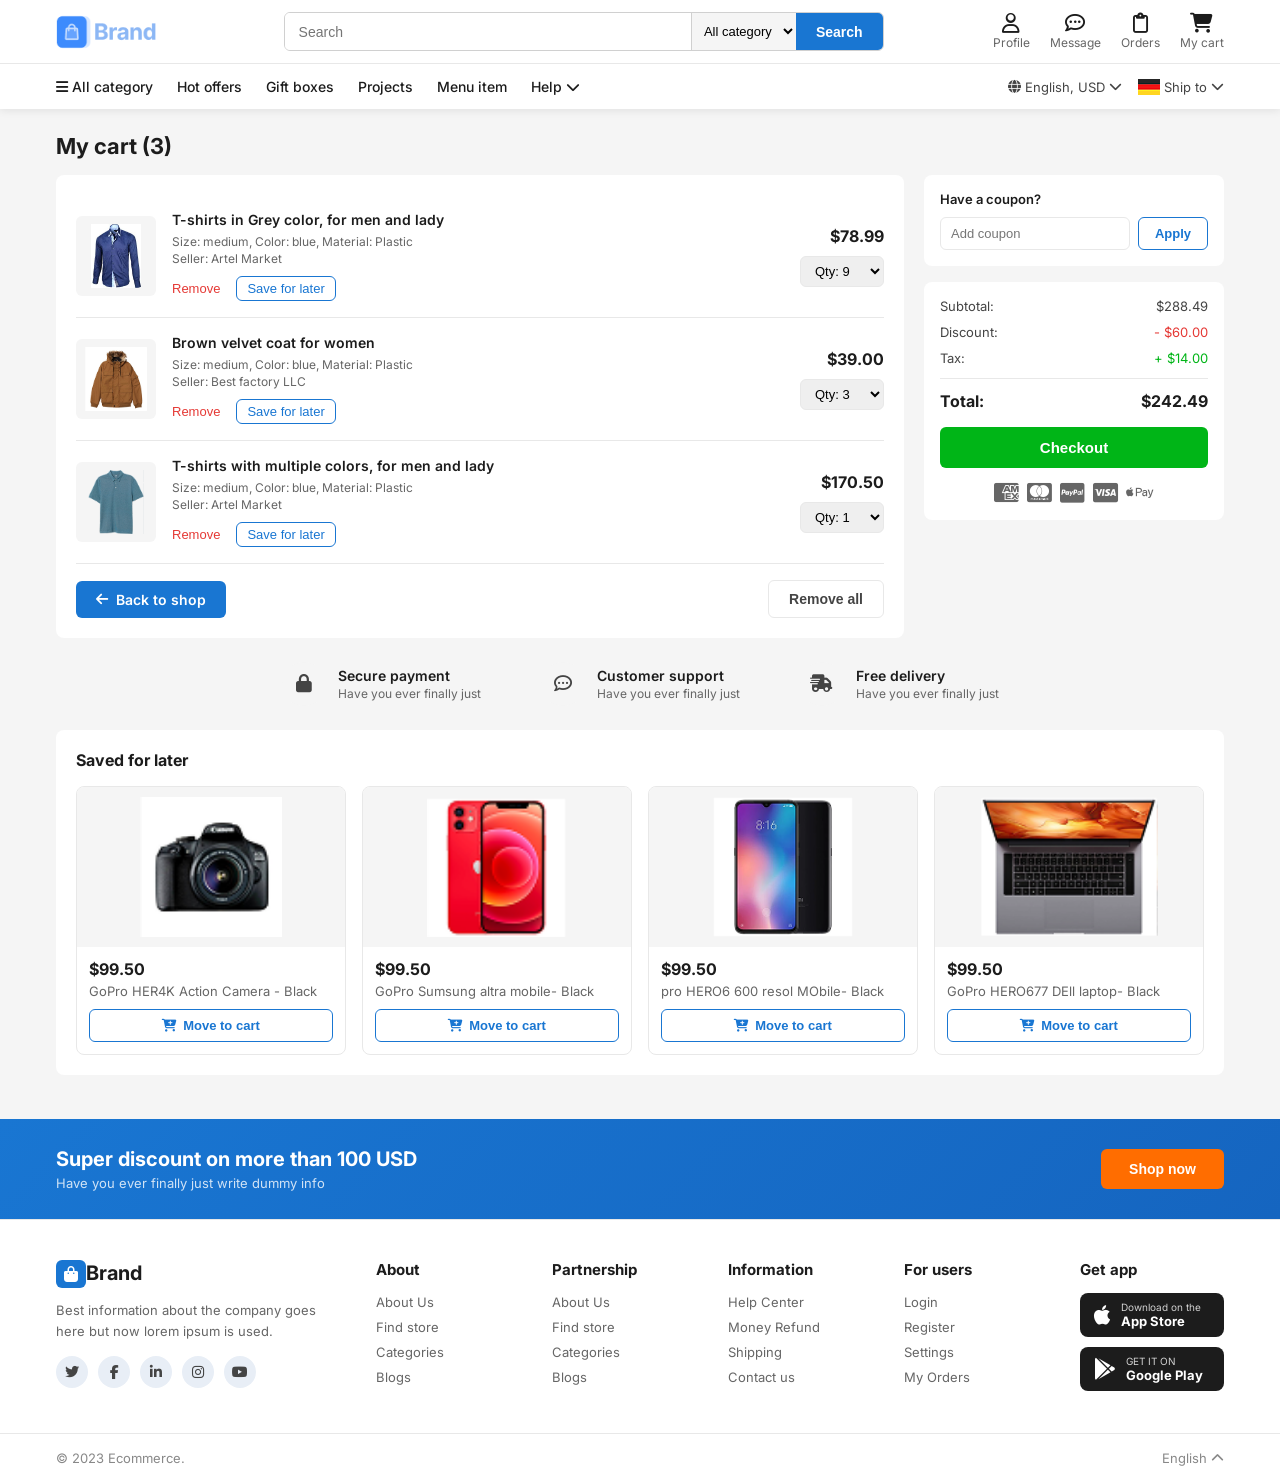
<file: cart.html>
<!DOCTYPE html>
<html lang="en">
<head>
  <meta charset="UTF-8" />
  <meta name="viewport" content="width=device-width, initial-scale=1.0" />
  <title>Brand - My Cart</title>
  <link rel="stylesheet" href="css/style.css" />
  <link rel="stylesheet" href="https://cdnjs.cloudflare.com/ajax/libs/font-awesome/6.5.0/css/all.min.css" />
  <link href="https://fonts.googleapis.com/css2?family=Inter:wght@400;500;600;700&display=swap" rel="stylesheet" />
</head>
<body class="cart-page">

  <!-- ===== MOBILE-ONLY CART HEADER ===== -->
  <header class="mobile-page-header mobile-only">
    <a href="products.html" class="mobile-back-arrow"><i class="fa-solid fa-arrow-left"></i></a>
    <h1>Shopping cart</h1>
  </header>

  <!-- ===== HEADER ===== -->
  <header class="header desktop-header">
    <div class="header-top">
      <div class="container">
        <button class="mobile-menu-btn" id="mobileMenuBtn"><i class="fa-solid fa-bars"></i></button>
        <div class="logo">
          <a href="index.html"><img src="images/logo-colored.png" alt="Brand" style="height:36px;"/></a>
        </div>
        <div class="search-bar">
          <input type="text" id="searchInput" placeholder="Search" />
          <select>
            <option>All category</option>
            <option>Electronics</option>
            <option>Clothing</option>
            <option>Books</option>
          </select>
          <button class="btn-search">Search</button>
        </div>
        <div class="header-icons">
          <div class="icon-item"><i class="fa-regular fa-user"></i><span>Profile</span></div>
          <div class="icon-item"><i class="fa-regular fa-comment-dots"></i><span>Message</span></div>
          <div class="icon-item"><i class="fa-regular fa-clipboard"></i><span>Orders</span></div>
          <a href="cart.html" class="icon-item"><i class="fa-solid fa-cart-shopping"></i><span>My cart</span></a>
        </div>
        <div class="mobile-header-icons">
          <a href="cart.html" class="icon-item"><i class="fa-solid fa-cart-shopping"></i><span class="cart-count" id="mobileCartCount">3</span></a>
          <div class="icon-item"><i class="fa-regular fa-user"></i></div>
        </div>
      </div>
    </div>
    <div class="header-bottom">
      <div class="container">
        <nav class="nav-links">
          <a href="products.html"><i class="fa-solid fa-bars"></i> All category</a>
          <a href="products.html">Hot offers</a>
          <a href="products.html">Gift boxes</a>
          <a href="#">Projects</a>
          <a href="#">Menu item</a>
          <a href="#">Help <i class="fa-solid fa-chevron-down"></i></a>
        </nav>
        <div class="nav-right">
          <span><i class="fa-solid fa-globe"></i> English, USD <i class="fa-solid fa-chevron-down"></i></span>
          <span><img src="images/DE@2x.png" style="height:16px;display:inline;vertical-align:middle;"> Ship to <i class="fa-solid fa-chevron-down"></i></span>
        </div>
      </div>
    </div>
  </header>

  <!-- ===== CART SECTION ===== -->
  <section class="cart-section">
    <div class="container">
      <h2 class="cart-title">My cart (<span id="cartItemCount">3</span>)</h2>

      <div class="cart-layout">

        <!-- Cart Items -->
        <div class="cart-items-col" id="cartItemsCol">

          <div class="cart-item" data-id="1" data-price="78.99" data-unit-price="78.99">
            <img src="images/shirt1.jfif" alt="T-shirt"/>
            <div class="cart-item-info">
              <div class="cart-item-info-top">
                <h4>T-shirts in Grey color, for men and lady</h4>
                <button class="cart-item-menu mobile-only"><i class="fa-solid fa-ellipsis-vertical"></i></button>
              </div>
              <p class="item-meta">Size: medium, Color: blue, Material: Plastic</p>
              <p class="item-meta">Seller: Artel Market</p>
              <div class="cart-item-actions desktop-only-flex">
                <button class="link-remove">Remove</button>
                <button class="link-save">Save for later</button>
              </div>
              <div class="qty-stepper mobile-only">
                <button class="qty-minus" type="button">−</button>
                <input type="text" class="qty-input" value="2" readonly />
                <button class="qty-plus" type="button">+</button>
              </div>
            </div>
            <div class="cart-item-qty-price">
              <span class="cart-item-price">$78.99</span>
              <select class="qty-select desktop-only-flex">
                <option>Qty: 1</option>
                <option>Qty: 3</option>
                <option selected>Qty: 9</option>
                <option>Qty: 12</option>
              </select>
            </div>
          </div>

          <div class="cart-item" data-id="2" data-price="39.00" data-unit-price="39.00">
            <img src="images/2 1.png" alt="Backpack"/>
            <div class="cart-item-info">
              <div class="cart-item-info-top">
                <h4>Brown velvet coat for women</h4>
                <button class="cart-item-menu mobile-only"><i class="fa-solid fa-ellipsis-vertical"></i></button>
              </div>
              <p class="item-meta">Size: medium, Color: blue, Material: Plastic</p>
              <p class="item-meta">Seller: Best factory LLC</p>
              <div class="cart-item-actions desktop-only-flex">
                <button class="link-remove">Remove</button>
                <button class="link-save">Save for later</button>
              </div>
              <div class="qty-stepper mobile-only">
                <button class="qty-minus" type="button">−</button>
                <input type="text" class="qty-input" value="1" readonly />
                <button class="qty-plus" type="button">+</button>
              </div>
            </div>
            <div class="cart-item-qty-price">
              <span class="cart-item-price">$39.00</span>
              <select class="qty-select desktop-only-flex">
                <option>Qty: 1</option>
                <option selected>Qty: 3</option>
                <option>Qty: 9</option>
                <option>Qty: 12</option>
              </select>
            </div>
          </div>

          <div class="cart-item" data-id="3" data-price="170.50" data-unit-price="170.50">
            <img src="images/Bitmap.png" alt="Wallet"/>
            <div class="cart-item-info">
              <div class="cart-item-info-top">
                <h4>T-shirts with multiple colors, for men and lady</h4>
                <button class="cart-item-menu mobile-only"><i class="fa-solid fa-ellipsis-vertical"></i></button>
              </div>
              <p class="item-meta">Size: medium, Color: blue, Material: Plastic</p>
              <p class="item-meta">Seller: Artel Market</p>
              <div class="cart-item-actions desktop-only-flex">
                <button class="link-remove">Remove</button>
                <button class="link-save">Save for later</button>
              </div>
              <div class="qty-stepper mobile-only">
                <button class="qty-minus" type="button">−</button>
                <input type="text" class="qty-input" value="2" readonly />
                <button class="qty-plus" type="button">+</button>
              </div>
            </div>
            <div class="cart-item-qty-price">
              <span class="cart-item-price">$170.50</span>
              <select class="qty-select desktop-only-flex">
                <option selected>Qty: 1</option>
                <option>Qty: 3</option>
                <option>Qty: 9</option>
                <option>Qty: 12</option>
              </select>
            </div>
          </div>

          <div class="cart-bottom-row desktop-only-flex">
            <a href="products.html" class="btn-back-shop"><i class="fa-solid fa-arrow-left"></i> Back to shop</a>
            <button class="btn-remove-all" id="removeAllBtn">Remove all</button>
          </div>

        </div>

        <!-- Summary (Desktop version) -->
        <div class="cart-summary-col desktop-only-flex">
          <div class="coupon-card">
            <p>Have a coupon?</p>
            <div class="coupon-row">
              <input type="text" placeholder="Add coupon"/>
              <button class="btn-apply-coupon">Apply</button>
            </div>
          </div>

          <div class="summary-card">
            <div class="summary-row"><span>Subtotal:</span><span id="subtotalVal">$1403.97</span></div>
            <div class="summary-row discount"><span>Discount:</span><span>- $60.00</span></div>
            <div class="summary-row tax"><span>Tax:</span><span>+ $14.00</span></div>
            <hr class="summary-divider"/>
            <div class="summary-total"><span>Total:</span><span id="totalVal">$1357.97</span></div>
            <button class="btn-checkout">Checkout</button>
            <div class="payment-icons">
              <i class="fa-brands fa-cc-amex"></i>
              <i class="fa-brands fa-cc-mastercard"></i>
              <i class="fa-brands fa-cc-paypal"></i>
              <i class="fa-brands fa-cc-visa"></i>
              <i class="fa-brands fa-apple-pay"></i>
            </div>
          </div>
        </div>

      </div>

      <!-- Summary (Mobile version) -->
      <div class="mobile-cart-summary mobile-only">
        <div class="summary-row"><span>Items (<span id="mobileItemCount">3</span>):</span><span id="mobileSubtotalVal">$32.00</span></div>
        <div class="summary-row"><span>Shipping:</span><span>$10.00</span></div>
        <div class="summary-row"><span>Tax:</span><span>$7.00</span></div>
        <div class="summary-total"><span>Total:</span><span id="mobileTotalVal">$220.00</span></div>
        <button class="btn-checkout-mobile">Checkout (<span id="mobileCheckoutCount">3</span> items)</button>
      </div>

      <!-- Trust badges -->
      <div class="trust-badges desktop-only-flex">
        <div class="trust-badge">
          <div class="trust-badge-icon"><i class="fa-solid fa-lock"></i></div>
          <div><strong>Secure payment</strong><span>Have you ever finally just</span></div>
        </div>
        <div class="trust-badge">
          <div class="trust-badge-icon"><i class="fa-regular fa-comment-dots"></i></div>
          <div><strong>Customer support</strong><span>Have you ever finally just</span></div>
        </div>
        <div class="trust-badge">
          <div class="trust-badge-icon"><i class="fa-solid fa-truck-fast"></i></div>
          <div><strong>Free delivery</strong><span>Have you ever finally just</span></div>
        </div>
      </div>

      <!-- Saved for later -->
      <div class="saved-section">
        <h3>Saved for later</h3>
        <div class="saved-grid desktop-only-grid" id="savedGrid">
          <!-- JS se inject hoga (desktop grid cards) -->
        </div>
        <div class="saved-list-mobile mobile-only" id="savedListMobile">
          <!-- JS se inject hoga (mobile horizontal cards) -->
        </div>
      </div>

    </div>
  </section>

  <!-- ===== DISCOUNT BANNER ===== -->
  <section class="discount-banner">
    <div class="container discount-inner">
      <div>
        <h3>Super discount on more than 100 USD</h3>
        <p>Have you ever finally just write dummy info</p>
      </div>
      <a href="products.html"><button class="btn-shop">Shop now</button></a>
    </div>
  </section>

  <!-- ===== FOOTER ===== -->
  <footer class="footer">
    <div class="footer-main">
      <div class="container footer-grid">
        <div class="footer-brand">
          <div class="logo">
            <a href="index.html" style="text-decoration:none;color:inherit;">
              <i class="fa-solid fa-bag-shopping logo-icon"></i><span>Brand</span>
            </a>
          </div>
          <p>Best information about the company goes here but now lorem ipsum is used.</p>
          <div class="social-icons">
            <a href="#"><i class="fa-brands fa-twitter"></i></a>
            <a href="#"><i class="fa-brands fa-facebook-f"></i></a>
            <a href="#"><i class="fa-brands fa-linkedin-in"></i></a>
            <a href="#"><i class="fa-brands fa-instagram"></i></a>
            <a href="#"><i class="fa-brands fa-youtube"></i></a>
          </div>
        </div>
        <div class="footer-col"><h4>About</h4><ul><li><a href="#">About Us</a></li><li><a href="#">Find store</a></li><li><a href="products.html">Categories</a></li><li><a href="#">Blogs</a></li></ul></div>
        <div class="footer-col"><h4>Partnership</h4><ul><li><a href="#">About Us</a></li><li><a href="#">Find store</a></li><li><a href="products.html">Categories</a></li><li><a href="#">Blogs</a></li></ul></div>
        <div class="footer-col"><h4>Information</h4><ul><li><a href="#">Help Center</a></li><li><a href="#">Money Refund</a></li><li><a href="#">Shipping</a></li><li><a href="#">Contact us</a></li></ul></div>
        <div class="footer-col"><h4>For users</h4><ul><li><a href="#">Login</a></li><li><a href="#">Register</a></li><li><a href="#">Settings</a></li><li><a href="#">My Orders</a></li></ul></div>
        <div class="footer-col">
          <h4>Get app</h4>
          <div class="app-badges">
            <a href="#" class="app-badge"><i class="fa-brands fa-apple"></i><div><small>Download on the</small><strong>App Store</strong></div></a>
            <a href="#" class="app-badge"><i class="fa-brands fa-google-play"></i><div><small>GET IT ON</small><strong>Google Play</strong></div></a>
          </div>
        </div>
      </div>
    </div>
    <div class="footer-bottom">
      <div class="container footer-bottom-inner">
        <span>© 2023 Ecommerce.</span>
        <span>English <i class="fa-solid fa-chevron-up"></i></span>
      </div>
    </div>
  </footer>

  <script src="js/main.js"></script>
</body>
</html>
</file>
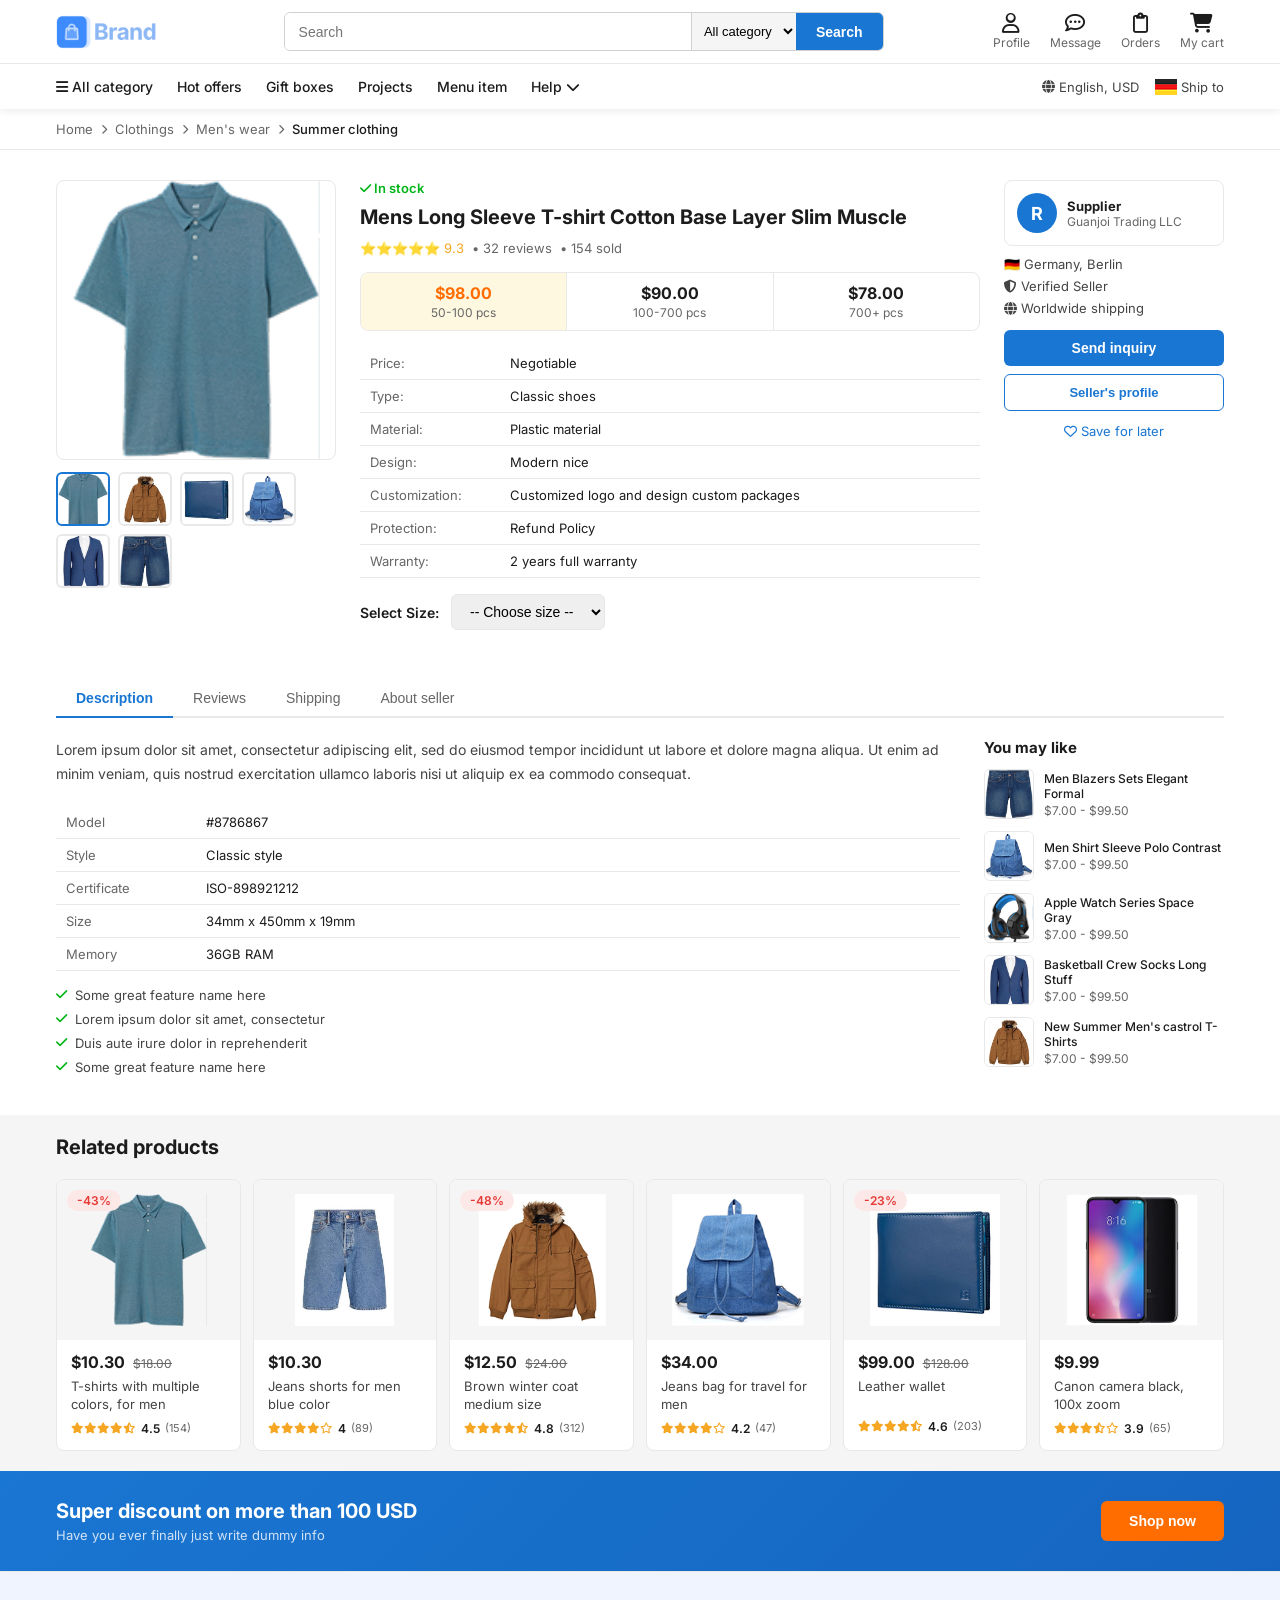
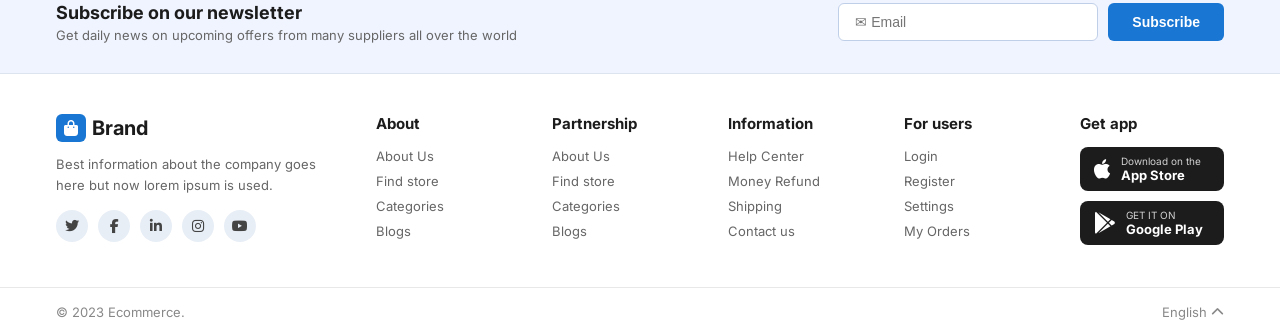
<file: product-detail.html>
<!DOCTYPE html>
<html lang="en">
<head>
  <meta charset="UTF-8" />
  <meta name="viewport" content="width=device-width, initial-scale=1.0" />
  <title>Brand - Product Detail</title>
  <link rel="stylesheet" href="css/style.css" />
  <link rel="stylesheet" href="https://cdnjs.cloudflare.com/ajax/libs/font-awesome/6.5.0/css/all.min.css" />
  <link href="https://fonts.googleapis.com/css2?family=Inter:wght@400;500;600;700&display=swap" rel="stylesheet" />
</head>
<body>

  <!-- ===== HEADER ===== -->
  <header class="header">
    <div class="header-top">
      <div class="container">
        <button class="mobile-menu-btn" id="mobileMenuBtn"><i class="fa-solid fa-bars"></i></button>
        <div class="logo">
          <a href="index.html"><img src="images/logo-colored.png" alt="Brand" style="height:36px;"/></a>
        </div>
        <div class="search-bar">
          <input type="text" id="searchInput" placeholder="Search" />
          <select>
            <option>All category</option>
            <option>Electronics</option>
            <option>Clothing</option>
          </select>
          <button class="btn-search">Search</button>
        </div>
        <div class="header-icons">
          <div class="icon-item"><i class="fa-regular fa-user"></i><span>Profile</span></div>
          <div class="icon-item"><i class="fa-regular fa-comment-dots"></i><span>Message</span></div>
          <div class="icon-item"><i class="fa-regular fa-clipboard"></i><span>Orders</span></div>
          <a href="cart.html" class="icon-item"><i class="fa-solid fa-cart-shopping"></i><span>My cart</span></a>
        </div>
        <div class="mobile-header-icons">
          <a href="cart.html" class="icon-item"><i class="fa-solid fa-cart-shopping"></i><span class="cart-count">3</span></a>
          <div class="icon-item"><i class="fa-regular fa-user"></i></div>
        </div>
      </div>
    </div>
    <div class="header-bottom">
      <div class="container">
        <nav class="nav-links">
          <a href="#"><i class="fa-solid fa-bars"></i> All category</a>
          <a href="#">Hot offers</a>
          <a href="#">Gift boxes</a>
          <a href="#">Projects</a>
          <a href="#">Menu item</a>
          <a href="#">Help <i class="fa-solid fa-chevron-down"></i></a>
        </nav>
        <div class="nav-right">
          <span><i class="fa-solid fa-globe"></i> English, USD</span>
          <span><img src="images/DE@2x.png" style="height:16px;display:inline;vertical-align:middle;"> Ship to</span>
        </div>
      </div>
    </div>
  </header>

  <!-- ===== BREADCRUMB ===== -->
  <div class="breadcrumb">
    <div class="container">
      <a href="index.html">Home</a> <i class="fa-solid fa-chevron-right"></i>
      <a href="#">Clothings</a> <i class="fa-solid fa-chevron-right"></i>
      <a href="#">Men's wear</a> <i class="fa-solid fa-chevron-right"></i>
      <span>Summer clothing</span>
    </div>
  </div>

  <!-- ===== PRODUCT DETAIL ===== -->
  <section class="detail-section">
    <div class="container detail-container">

      <!-- Left: Images -->
      <div class="detail-images">
        <img src="images/Bitmap.png" class="main-image" id="mainImage" alt="Product"/>
        <div class="thumbnail-row">
          <img src="images/Bitmap.png" onclick="changeImage(this)" class="thumb active" alt=""/>
          <img src="images/2 1.png" onclick="changeImage(this)" class="thumb" alt=""/>
          <img src="images/image 24.png" onclick="changeImage(this)" class="thumb" alt=""/>
          <img src="images/image 26.png" onclick="changeImage(this)" class="thumb" alt=""/>
          <img src="images/image 30.png" onclick="changeImage(this)" class="thumb" alt=""/>
          <img src="images/Bitmap (2).png" onclick="changeImage(this)" class="thumb" alt=""/>
        </div>
      </div>

      <!-- Middle: Product Info -->
      <div class="detail-info">
        <p class="in-stock"><i class="fa-solid fa-check"></i> In stock</p>
        <h1>Mens Long Sleeve T-shirt Cotton Base Layer Slim Muscle</h1>
        <div class="product-meta">
          <span class="stars">⭐⭐⭐⭐⭐ 9.3</span>
          <span>• 32 reviews</span>
          <span>• 154 sold</span>
        </div>

        <!-- Price tiers -->
        <div class="price-tiers">
          <div class="tier active-tier">
            <strong>$98.00</strong>
            <small>50-100 pcs</small>
          </div>
          <div class="tier">
            <strong>$90.00</strong>
            <small>100-700 pcs</small>
          </div>
          <div class="tier">
            <strong>$78.00</strong>
            <small>700+ pcs</small>
          </div>
        </div>

        <!-- Specs -->
        <table class="spec-table">
          <tr><td>Price:</td><td>Negotiable</td></tr>
          <tr><td>Type:</td><td>Classic shoes</td></tr>
          <tr><td>Material:</td><td>Plastic material</td></tr>
          <tr><td>Design:</td><td>Modern nice</td></tr>
          <tr><td>Customization:</td><td>Customized logo and design custom packages</td></tr>
          <tr><td>Protection:</td><td>Refund Policy</td></tr>
          <tr><td>Warranty:</td><td>2 years full warranty</td></tr>
        </table>

        <!-- Size Dropdown -->
        <div class="size-select">
          <label>Select Size:</label>
          <select id="sizeDropdown">
            <option value="">-- Choose size --</option>
            <option value="S">Small (S)</option>
            <option value="M">Medium (M)</option>
            <option value="L">Large (L)</option>
            <option value="XL">Extra Large (XL)</option>
          </select>
        </div>
      </div>

      <!-- Right: Supplier + Actions -->
      <div class="detail-right">
        <div class="supplier-card">
          <div class="supplier-avatar">R</div>
          <div>
            <strong>Supplier</strong>
            <p>Guanjoi Trading LLC</p>
          </div>
        </div>
        <div class="supplier-info">
          <p>🇩🇪 Germany, Berlin</p>
          <p><i class="fa-solid fa-shield-halved"></i> Verified Seller</p>
          <p><i class="fa-solid fa-globe"></i> Worldwide shipping</p>
        </div>
        <button class="btn-inquiry full-width" id="addToCartBtn">Send inquiry</button>
        <button class="btn-outline full-width">Seller's profile</button>
        <p class="save-later"><i class="fa-regular fa-heart"></i> Save for later</p>
      </div>

    </div>
  </section>

  <!-- ===== TABS: Description / Reviews ===== -->
  <section class="tabs-section">
    <div class="container">
      <div class="tabs">
        <button class="tab-btn active" onclick="openTab(event, 'description')">Description</button>
        <button class="tab-btn" onclick="openTab(event, 'reviews')">Reviews</button>
        <button class="tab-btn" onclick="openTab(event, 'shipping')">Shipping</button>
        <button class="tab-btn" onclick="openTab(event, 'seller')">About seller</button>
      </div>

      <div class="tab-content-wrapper">
        <div id="description" class="tab-content active">
          <p>Lorem ipsum dolor sit amet, consectetur adipiscing elit, sed do eiusmod tempor incididunt ut labore et dolore magna aliqua. Ut enim ad minim veniam, quis nostrud exercitation ullamco laboris nisi ut aliquip ex ea commodo consequat.</p>
          <table class="spec-table mt-20">
            <tr><td>Model</td><td>#8786867</td></tr>
            <tr><td>Style</td><td>Classic style</td></tr>
            <tr><td>Certificate</td><td>ISO-898921212</td></tr>
            <tr><td>Size</td><td>34mm x 450mm x 19mm</td></tr>
            <tr><td>Memory</td><td>36GB RAM</td></tr>
          </table>
          <ul class="feature-list">
            <li><i class="fa-solid fa-check"></i> Some great feature name here</li>
            <li><i class="fa-solid fa-check"></i> Lorem ipsum dolor sit amet, consectetur</li>
            <li><i class="fa-solid fa-check"></i> Duis aute irure dolor in reprehenderit</li>
            <li><i class="fa-solid fa-check"></i> Some great feature name here</li>
          </ul>
        </div>
        <div id="reviews" class="tab-content">
          <p>Customer reviews will appear here.</p>
        </div>
        <div id="shipping" class="tab-content">
          <p>Shipping information will appear here.</p>
        </div>
        <div id="seller" class="tab-content">
          <p>Seller information will appear here.</p>
        </div>

        <!-- You may like -->
        <div class="you-may-like">
          <h4>You may like</h4>
          <div class="related-mini">
            <div class="mini-card"><img src="images/Bitmap (2).png" alt=""/><div><p>Men Blazers Sets Elegant Formal</p><small>$7.00 - $99.50</small></div></div>
            <div class="mini-card"><img src="images/image 26.png" alt=""/><div><p>Men Shirt Sleeve Polo Contrast</p><small>$7.00 - $99.50</small></div></div>
            <div class="mini-card"><img src="images/image 29.png" alt=""/><div><p>Apple Watch Series Space Gray</p><small>$7.00 - $99.50</small></div></div>
            <div class="mini-card"><img src="images/image 30.png" alt=""/><div><p>Basketball Crew Socks Long Stuff</p><small>$7.00 - $99.50</small></div></div>
            <div class="mini-card"><img src="images/2 1.png" alt=""/><div><p>New Summer Men's castrol T-Shirts</p><small>$7.00 - $99.50</small></div></div>
          </div>
        </div>
      </div>
    </div>
  </section>

  <!-- ===== RELATED PRODUCTS ===== -->
  <section class="related-section">
    <div class="container">
      <h2>Related products</h2>
      <div class="related-grid" id="relatedGrid"></div>
    </div>
  </section>

  <!-- ===== DISCOUNT BANNER ===== -->
  <section class="discount-banner">
    <div class="container discount-inner">
      <div>
        <h3>Super discount on more than 100 USD</h3>
        <p>Have you ever finally just write dummy info</p>
      </div>
      <button class="btn-shop">Shop now</button>
    </div>
  </section>

  <!-- ===== FOOTER ===== -->
  <footer class="footer">
    <div class="newsletter-bar">
      <div class="container newsletter-inner">
        <div class="newsletter-text">
          <h3>Subscribe on our newsletter</h3>
          <p>Get daily news on upcoming offers from many suppliers all over the world</p>
        </div>
        <div class="newsletter-form">
          <input type="email" placeholder="✉ Email" />
          <button class="btn-subscribe">Subscribe</button>
        </div>
      </div>
    </div>
    <div class="footer-main">
      <div class="container footer-grid">
        <div class="footer-brand">
          <div class="logo"><i class="fa-solid fa-bag-shopping logo-icon"></i><span>Brand</span></div>
          <p>Best information about the company goes here but now lorem ipsum is used.</p>
          <div class="social-icons">
            <a href="#"><i class="fa-brands fa-twitter"></i></a>
            <a href="#"><i class="fa-brands fa-facebook-f"></i></a>
            <a href="#"><i class="fa-brands fa-linkedin-in"></i></a>
            <a href="#"><i class="fa-brands fa-instagram"></i></a>
            <a href="#"><i class="fa-brands fa-youtube"></i></a>
          </div>
        </div>
        <div class="footer-col"><h4>About</h4><ul><li><a href="#">About Us</a></li><li><a href="#">Find store</a></li><li><a href="#">Categories</a></li><li><a href="#">Blogs</a></li></ul></div>
        <div class="footer-col"><h4>Partnership</h4><ul><li><a href="#">About Us</a></li><li><a href="#">Find store</a></li><li><a href="#">Categories</a></li><li><a href="#">Blogs</a></li></ul></div>
        <div class="footer-col"><h4>Information</h4><ul><li><a href="#">Help Center</a></li><li><a href="#">Money Refund</a></li><li><a href="#">Shipping</a></li><li><a href="#">Contact us</a></li></ul></div>
        <div class="footer-col"><h4>For users</h4><ul><li><a href="#">Login</a></li><li><a href="#">Register</a></li><li><a href="#">Settings</a></li><li><a href="#">My Orders</a></li></ul></div>
        <div class="footer-col">
          <h4>Get app</h4>
          <div class="app-badges">
            <a href="#" class="app-badge"><i class="fa-brands fa-apple"></i><div><small>Download on the</small><strong>App Store</strong></div></a>
            <a href="#" class="app-badge"><i class="fa-brands fa-google-play"></i><div><small>GET IT ON</small><strong>Google Play</strong></div></a>
          </div>
        </div>
      </div>
    </div>
    <div class="footer-bottom">
      <div class="container footer-bottom-inner">
        <span>© 2023 Ecommerce.</span>
        <span>English <i class="fa-solid fa-chevron-up"></i></span>
      </div>
    </div>
  </footer>

  <script src="js/main.js"></script>
</body>
</html>
</file>
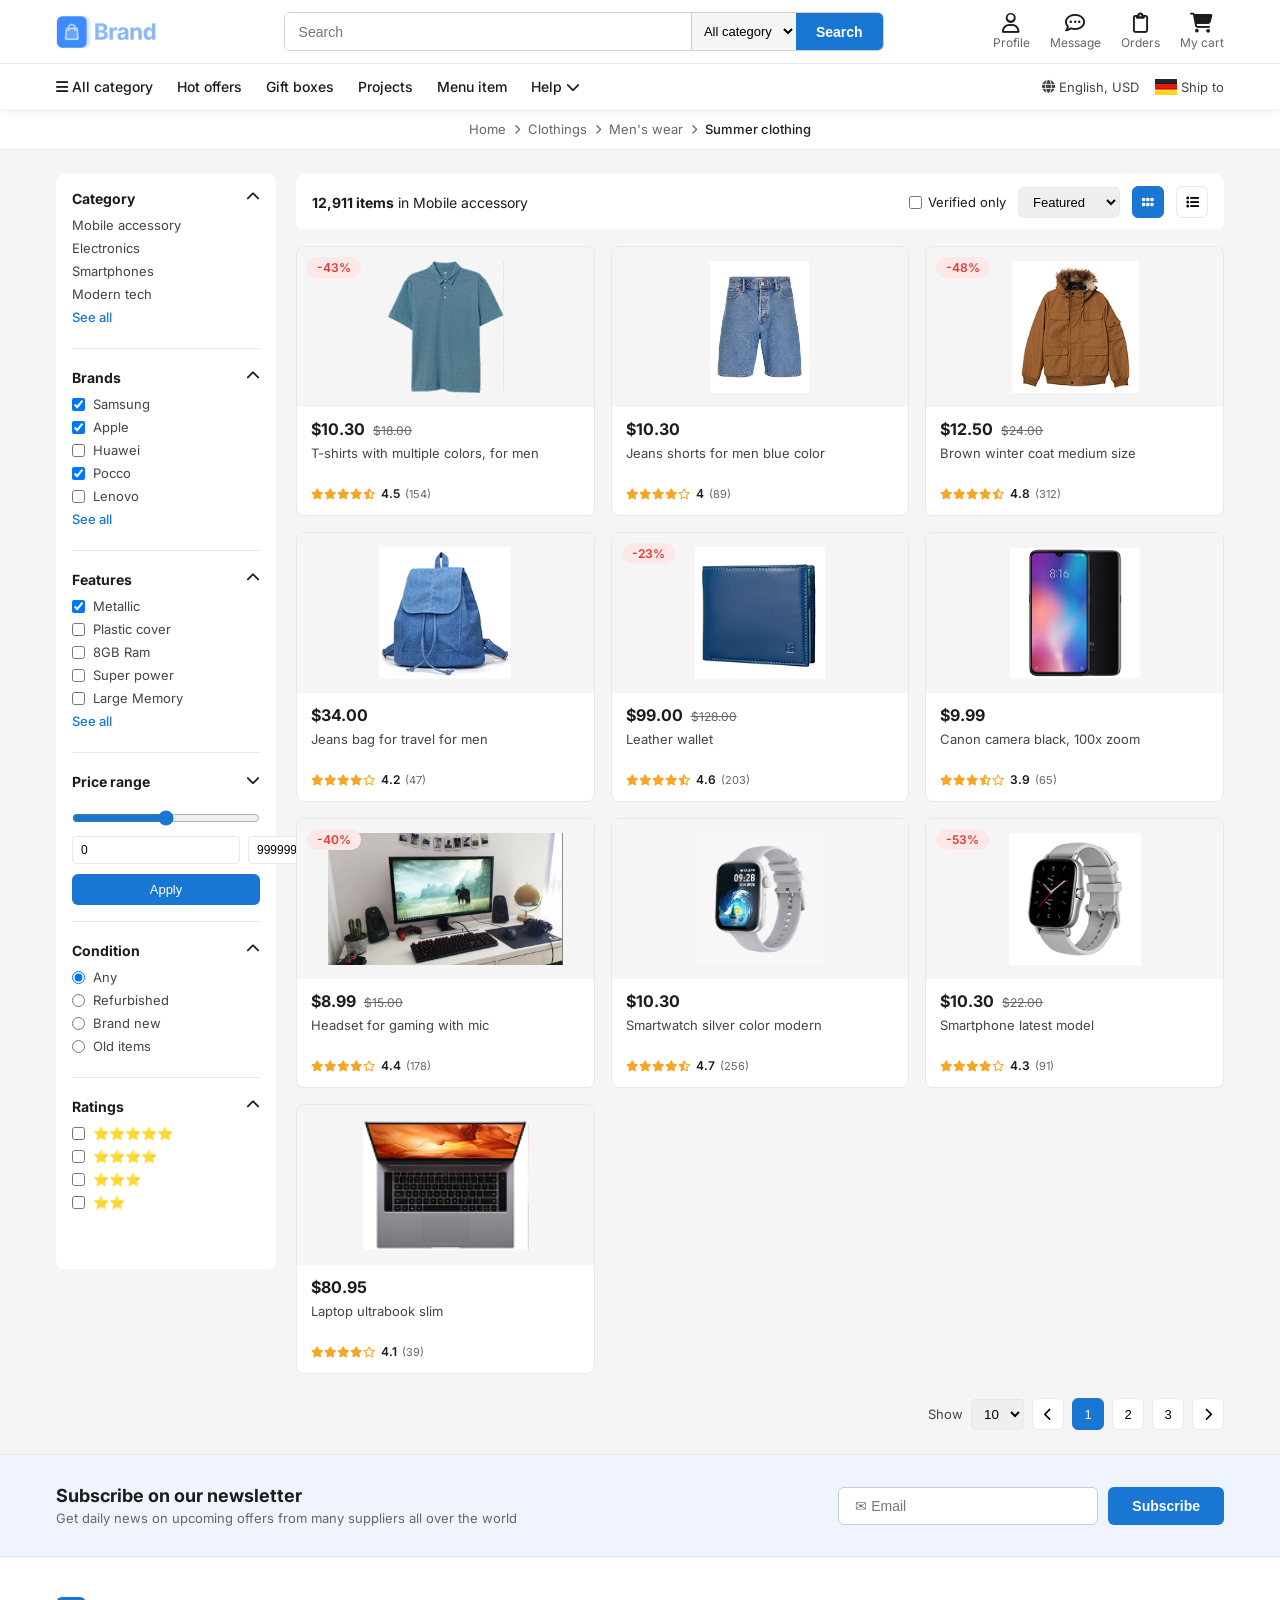
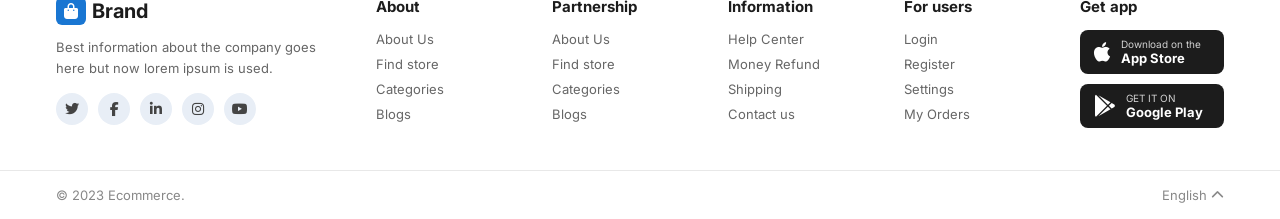
<file: products.html>
<!DOCTYPE html>
<html lang="en">
<head>
  <meta charset="UTF-8" />
  <meta name="viewport" content="width=device-width, initial-scale=1.0" />
  <title>Brand - Products</title>
  <link rel="stylesheet" href="css/style.css" />
  <link rel="stylesheet" href="https://cdnjs.cloudflare.com/ajax/libs/font-awesome/6.5.0/css/all.min.css" />
  <link href="https://fonts.googleapis.com/css2?family=Inter:wght@400;500;600;700&display=swap" rel="stylesheet" />
</head>
<body class="listing-page">

  <!-- ===== MOBILE-ONLY LISTING HEADER ===== -->
  <header class="mobile-page-header mobile-only">
    <a href="index.html" class="mobile-back-arrow"><i class="fa-solid fa-arrow-left"></i></a>
    <h1>Mobile accessory</h1>
  </header>
  <div class="mobile-listing-search mobile-only">
    <div class="search-bar-mobile"><i class="fa-solid fa-magnifying-glass"></i><input type="text" placeholder="Search"/></div>
    <div class="mobile-cat-pills">
      <a href="#">Tablets</a>
      <a href="#">Phones</a>
      <a href="#">Ipads</a>
      <a href="#">Ipod</a>
      <a href="#">Jacket</a>
    </div>
  </div>

  <!-- ===== HEADER ===== -->
  <header class="header desktop-header">
    <div class="header-top">
      <div class="container">
        <button class="mobile-menu-btn" id="mobileMenuBtn"><i class="fa-solid fa-bars"></i></button>
        <div class="logo">
          <a href="index.html"><img src="images/logo-colored.png" alt="Brand" style="height:36px;"/></a>
        </div>
        <div class="search-bar">
          <input type="text" id="searchInput" placeholder="Search" />
          <select>
            <option>All category</option>
            <option>Electronics</option>
            <option>Clothing</option>
          </select>
          <button class="btn-search">Search</button>
        </div>
        <div class="header-icons">
          <div class="icon-item"><i class="fa-regular fa-user"></i><span>Profile</span></div>
          <div class="icon-item"><i class="fa-regular fa-comment-dots"></i><span>Message</span></div>
          <div class="icon-item"><i class="fa-regular fa-clipboard"></i><span>Orders</span></div>
          <a href="cart.html" class="icon-item"><i class="fa-solid fa-cart-shopping"></i><span>My cart</span></a>
        </div>
        <div class="mobile-header-icons">
          <a href="cart.html" class="icon-item"><i class="fa-solid fa-cart-shopping"></i><span class="cart-count">3</span></a>
          <div class="icon-item"><i class="fa-regular fa-user"></i></div>
        </div>
      </div>
    </div>
    <div class="header-bottom">
      <div class="container">
        <nav class="nav-links">
          <a href="#"><i class="fa-solid fa-bars"></i> All category</a>
          <a href="#">Hot offers</a>
          <a href="#">Gift boxes</a>
          <a href="#">Projects</a>
          <a href="#">Menu item</a>
          <a href="#">Help <i class="fa-solid fa-chevron-down"></i></a>
        </nav>
        <div class="nav-right">
          <span><i class="fa-solid fa-globe"></i> English, USD</span>
          <span><img src="images/DE@2x.png" style="height:16px;display:inline;vertical-align:middle;"> Ship to</span>
        </div>
      </div>
    </div>
  </header>

  <!-- ===== BREADCRUMB ===== -->
  <div class="breadcrumb desktop-only-flex">
    <div class="container">
      <a href="index.html">Home</a> <i class="fa-solid fa-chevron-right"></i>
      <a href="#">Clothings</a> <i class="fa-solid fa-chevron-right"></i>
      <a href="#">Men's wear</a> <i class="fa-solid fa-chevron-right"></i>
      <span>Summer clothing</span>
    </div>
  </div>

  <!-- ===== PRODUCT LISTING ===== -->
  <section class="listing-section">
    <div class="container listing-container">

      <!-- Sidebar Filters -->
      <aside class="sidebar desktop-only-flex">

        <div class="filter-group">
          <div class="filter-title">Category <i class="fa-solid fa-chevron-up"></i></div>
          <ul class="filter-list">
            <li><a href="#">Mobile accessory</a></li>
            <li><a href="#">Electronics</a></li>
            <li><a href="#">Smartphones</a></li>
            <li><a href="#">Modern tech</a></li>
            <li><a href="#" class="see-all">See all</a></li>
          </ul>
        </div>

        <div class="filter-group">
          <div class="filter-title">Brands <i class="fa-solid fa-chevron-up"></i></div>
          <ul class="filter-list checkbox-list">
            <li><label><input type="checkbox" checked/> Samsung</label></li>
            <li><label><input type="checkbox" checked/> Apple</label></li>
            <li><label><input type="checkbox"/> Huawei</label></li>
            <li><label><input type="checkbox" checked/> Pocco</label></li>
            <li><label><input type="checkbox"/> Lenovo</label></li>
            <li><a href="#" class="see-all">See all</a></li>
          </ul>
        </div>

        <div class="filter-group">
          <div class="filter-title">Features <i class="fa-solid fa-chevron-up"></i></div>
          <ul class="filter-list checkbox-list">
            <li><label><input type="checkbox" checked/> Metallic</label></li>
            <li><label><input type="checkbox"/> Plastic cover</label></li>
            <li><label><input type="checkbox"/> 8GB Ram</label></li>
            <li><label><input type="checkbox"/> Super power</label></li>
            <li><label><input type="checkbox"/> Large Memory</label></li>
            <li><a href="#" class="see-all">See all</a></li>
          </ul>
        </div>

        <div class="filter-group">
          <div class="filter-title">Price range <i class="fa-solid fa-chevron-down"></i></div>
          <input type="range" min="0" max="999999" class="price-range"/>
          <div class="price-inputs">
            <input type="number" placeholder="Min" value="0"/>
            <input type="number" placeholder="Max" value="999999"/>
          </div>
          <button class="btn-apply">Apply</button>
        </div>

        <div class="filter-group">
          <div class="filter-title">Condition <i class="fa-solid fa-chevron-up"></i></div>
          <ul class="filter-list radio-list">
            <li><label><input type="radio" name="condition" checked/> Any</label></li>
            <li><label><input type="radio" name="condition"/> Refurbished</label></li>
            <li><label><input type="radio" name="condition"/> Brand new</label></li>
            <li><label><input type="radio" name="condition"/> Old items</label></li>
          </ul>
        </div>

        <div class="filter-group">
          <div class="filter-title">Ratings <i class="fa-solid fa-chevron-up"></i></div>
          <ul class="filter-list checkbox-list">
            <li><label><input type="checkbox"/> ⭐⭐⭐⭐⭐</label></li>
            <li><label><input type="checkbox"/> ⭐⭐⭐⭐</label></li>
            <li><label><input type="checkbox"/> ⭐⭐⭐</label></li>
            <li><label><input type="checkbox"/> ⭐⭐</label></li>
          </ul>
        </div>

      </aside>

      <!-- Products Area -->
      <div class="products-area">

        <!-- Top Bar (Desktop) -->
        <div class="products-topbar desktop-only-flex">
          <p><strong>12,911 items</strong> in Mobile accessory</p>
          <div class="topbar-right">
            <label><input type="checkbox"/> Verified only</label>
            <select><option>Featured</option><option>Price Low</option><option>Price High</option></select>
            <button class="view-btn active" id="gridBtn"><i class="fa-solid fa-grip"></i></button>
            <button class="view-btn" id="listBtn"><i class="fa-solid fa-list"></i></button>
          </div>
        </div>

        <!-- Top Bar (Mobile) -->
        <div class="mobile-sort-filter-bar mobile-only">
          <button class="msf-btn"><i class="fa-solid fa-arrow-down-short-wide"></i> Sort: Newest</button>
          <button class="msf-btn"><i class="fa-solid fa-sliders"></i> Filter (3)</button>
          <button class="msf-icon-btn active" id="mobileGridBtn"><i class="fa-solid fa-grip"></i></button>
          <button class="msf-icon-btn" id="mobileListBtn"><i class="fa-solid fa-list"></i></button>
        </div>
        <div class="mobile-filter-chips mobile-only">
          <span class="chip">Huawei <i class="fa-solid fa-xmark"></i></span>
          <span class="chip">Apple <i class="fa-solid fa-xmark"></i></span>
          <span class="chip">64GB <i class="fa-solid fa-xmark"></i></span>
        </div>

        <!-- Products Grid -->
        <div class="products-grid grid-view" id="productsContainer">
          <!-- JS se inject hoga -->
        </div>

        <!-- You may also like (Mobile) -->
        <div class="you-may-also-like-mobile mobile-only">
          <h3>You may also like</h3>
          <div class="products-grid" id="alsoLikeContainer"></div>
        </div>

        <!-- Pagination -->
        <div class="pagination desktop-only-flex">
          <span>Show</span>
          <select><option>10</option><option>20</option><option>50</option></select>
          <button class="page-btn"><i class="fa-solid fa-chevron-left"></i></button>
          <button class="page-btn active">1</button>
          <button class="page-btn">2</button>
          <button class="page-btn">3</button>
          <button class="page-btn"><i class="fa-solid fa-chevron-right"></i></button>
        </div>

      </div>
    </div>
  </section>

  <!-- ===== FOOTER ===== -->
  <footer class="footer">
    <div class="newsletter-bar">
      <div class="container newsletter-inner">
        <div class="newsletter-text">
          <h3>Subscribe on our newsletter</h3>
          <p>Get daily news on upcoming offers from many suppliers all over the world</p>
        </div>
        <div class="newsletter-form">
          <input type="email" placeholder="✉ Email" />
          <button class="btn-subscribe">Subscribe</button>
        </div>
      </div>
    </div>
    <div class="footer-main">
      <div class="container footer-grid">
        <div class="footer-brand">
          <div class="logo"><i class="fa-solid fa-bag-shopping logo-icon"></i><span>Brand</span></div>
          <p>Best information about the company goes here but now lorem ipsum is used.</p>
          <div class="social-icons">
            <a href="#"><i class="fa-brands fa-twitter"></i></a>
            <a href="#"><i class="fa-brands fa-facebook-f"></i></a>
            <a href="#"><i class="fa-brands fa-linkedin-in"></i></a>
            <a href="#"><i class="fa-brands fa-instagram"></i></a>
            <a href="#"><i class="fa-brands fa-youtube"></i></a>
          </div>
        </div>
        <div class="footer-col"><h4>About</h4><ul><li><a href="#">About Us</a></li><li><a href="#">Find store</a></li><li><a href="#">Categories</a></li><li><a href="#">Blogs</a></li></ul></div>
        <div class="footer-col"><h4>Partnership</h4><ul><li><a href="#">About Us</a></li><li><a href="#">Find store</a></li><li><a href="#">Categories</a></li><li><a href="#">Blogs</a></li></ul></div>
        <div class="footer-col"><h4>Information</h4><ul><li><a href="#">Help Center</a></li><li><a href="#">Money Refund</a></li><li><a href="#">Shipping</a></li><li><a href="#">Contact us</a></li></ul></div>
        <div class="footer-col"><h4>For users</h4><ul><li><a href="#">Login</a></li><li><a href="#">Register</a></li><li><a href="#">Settings</a></li><li><a href="#">My Orders</a></li></ul></div>
        <div class="footer-col">
          <h4>Get app</h4>
          <div class="app-badges">
            <a href="#" class="app-badge"><i class="fa-brands fa-apple"></i><div><small>Download on the</small><strong>App Store</strong></div></a>
            <a href="#" class="app-badge"><i class="fa-brands fa-google-play"></i><div><small>GET IT ON</small><strong>Google Play</strong></div></a>
          </div>
        </div>
      </div>
    </div>
    <div class="footer-bottom">
      <div class="container footer-bottom-inner">
        <span>© 2023 Ecommerce.</span>
        <span>English <i class="fa-solid fa-chevron-up"></i></span>
      </div>
    </div>
  </footer>

  <script src="js/main.js"></script>
</body>
</html>
</file>
<file: css/style.css>
/* ===========================
   CSS VARIABLES (Colors)
=========================== */
:root {
  --primary:       #1976d2;
  --primary-dark:  #1565c0;
  --orange:        #ff6d00;
  --text-dark:     #1c1c1c;
  --text-mid:      #444;
  --text-light:    #666;
  --bg-light:      #f5f5f5;
  --bg-blue-light: #f0f4ff;
  --border:        #e8e8e8;
  --white:         #ffffff;
  --green:         #00b517;
  --red:           #e53935;
}

/* ===========================
   RESET & BASE
=========================== */
* { margin: 0; padding: 0; box-sizing: border-box; }
body { font-family: 'Inter', sans-serif; font-size: 14px; color: var(--text-dark); background: var(--white); }
a { text-decoration: none; color: inherit; }
ul { list-style: none; }
img { display: block; max-width: 100%; }

.container {
  max-width: 1200px;
  margin: 0 auto;
  padding: 0 16px;
  display: flex;
  align-items: center;
}

/* ===========================
   LOGO
=========================== */
.logo { display: flex; align-items: center; gap: 6px; font-size: 20px; font-weight: 700; white-space: nowrap; }
.logo-icon { background: var(--primary); color: var(--white); padding: 6px 8px; border-radius: 6px; font-size: 16px; }

/* ===========================
   HEADER
=========================== */
.header { width: 100%; position: sticky; top: 0; z-index: 1000; box-shadow: 0 2px 8px rgba(0,0,0,0.08); }

.header-top { background: var(--white); padding: 12px 0; border-bottom: 1px solid var(--border); }
.header-top .container { justify-content: space-between; gap: 16px; }

.search-bar { display: flex; flex: 1; max-width: 600px; border: 1px solid #d0d0d0; border-radius: 6px; overflow: hidden; }
.search-bar input { flex: 1; padding: 10px 14px; border: none; outline: none; font-size: 14px; }
.search-bar select { padding: 10px 8px; border: none; border-left: 1px solid #d0d0d0; outline: none; background: var(--bg-light); font-size: 13px; cursor: pointer; }
.btn-search { padding: 10px 20px; background: var(--primary); color: var(--white); border: none; cursor: pointer; font-size: 14px; font-weight: 600; transition: background 0.2s; }
.btn-search:hover { background: var(--primary-dark); }

.header-icons { display: flex; gap: 20px; }
.icon-item { display: flex; flex-direction: column; align-items: center; gap: 2px; cursor: pointer; color: var(--text-light); font-size: 12px; transition: color 0.2s; }
.icon-item i { font-size: 20px; color: var(--text-dark); }
.icon-item:hover, .icon-item:hover i { color: var(--primary); }

.header-bottom { background: var(--white); padding: 10px 0; }
.header-bottom .container { justify-content: space-between; }
.nav-links { display: flex; gap: 24px; align-items: center; }
.nav-links a { font-size: 14px; font-weight: 500; padding: 4px 0; transition: color 0.2s; white-space: nowrap; }
.nav-links a:hover { color: var(--primary); }
.nav-right { display: flex; gap: 16px; align-items: center; font-size: 13px; color: var(--text-mid); }
.nav-right span { cursor: pointer; display: flex; align-items: center; gap: 4px; white-space: nowrap; }
.nav-right span:hover { color: var(--primary); }

/* ===========================
   HERO SECTION
=========================== */
.hero { background: var(--bg-light); padding: 20px 0; }
.hero-container { align-items: stretch; gap: 16px; }

/* Left categories */
.hero-categories { background: var(--white); border-radius: 8px; padding: 12px 0; min-width: 180px; }
.hero-categories ul li a { display: block; padding: 9px 18px; font-size: 13px; color: var(--text-mid); transition: background 0.2s, color 0.2s; }
.hero-categories ul li a:hover, .hero-categories ul li.active a { background: var(--primary); color: var(--white); }

/* Banner */
.hero-banner {
  flex: 1;
  background: linear-gradient(135deg, #d4f0e8 0%, #a8d8c8 100%);
  border-radius: 8px;
  padding: 40px 36px;
  position: relative;
  overflow: hidden;
}
.hero-banner p { font-size: 14px; color: var(--text-mid); margin-bottom: 8px; }
.hero-banner h1 { font-size: 32px; font-weight: 700; color: var(--text-dark); line-height: 1.2; margin-bottom: 20px; }
.btn-learn { padding: 10px 24px; background: var(--white); border: none; border-radius: 6px; font-size: 14px; font-weight: 600; cursor: pointer; transition: background 0.2s, color 0.2s; }
.btn-learn:hover { background: var(--primary); color: var(--white); }
.hero-bg-circle { position: absolute; right: -30px; bottom: -30px; width: 200px; height: 200px; border-radius: 50%; background: rgba(255,255,255,0.2); }

/* Right panel */
.hero-right { display: flex; flex-direction: column; gap: 10px; min-width: 180px; }
.user-card { background: var(--white); border-radius: 8px; padding: 16px; text-align: center; }
.user-avatar { width: 48px; height: 48px; background: var(--bg-light); border-radius: 50%; display: flex; align-items: center; justify-content: center; margin: 0 auto 10px; font-size: 22px; color: var(--text-mid); }
.user-card p { font-size: 13px; color: var(--text-light); margin-bottom: 10px; }
.user-card strong { color: var(--text-dark); }
.btn-join { width: 100%; padding: 8px; background: var(--primary); color: var(--white); border: none; border-radius: 6px; font-size: 13px; font-weight: 600; cursor: pointer; margin-bottom: 6px; transition: background 0.2s; }
.btn-join:hover { background: var(--primary-dark); }
.btn-login { width: 100%; padding: 8px; background: var(--white); color: var(--primary); border: 1px solid var(--primary); border-radius: 6px; font-size: 13px; font-weight: 600; cursor: pointer; transition: all 0.2s; }
.btn-login:hover { background: var(--primary); color: var(--white); }

.promo-card { border-radius: 8px; padding: 14px 16px; cursor: pointer; }
.promo-card p { font-size: 13px; font-weight: 500; color: var(--white); }
.promo-card.orange { background: var(--orange); }
.promo-card.blue { background: var(--primary); }


/* ===========================
   DEALS SECTION
=========================== */

.deals-section {
  padding: 20px 0;
}
 
.deals-container {
  display: flex;
  flex-direction: row;
  align-items: stretch;
  border: 1px solid #ddd;
  border-radius: 8px;
  overflow: hidden;
}
 
.deals-header {
  width: 250px;
  min-width: 250px;
  display: flex;
  flex-direction: column;
  justify-content: center;
  padding: 24px 20px;
  border-right: 1px solid #ddd;
}
 
.deals-header h3 {
  font-size: 16px;
  font-weight: 700;
  margin-bottom: 4px;
}
 
.deals-header p {
  font-size: 13px;
  color: #777;
  margin-bottom: 16px;
}
 
.countdown {
  display: flex;
  gap: 8px;
}
 
.count-box {
  background: var(--text-dark);
  color: var(--white);
  border-radius: 6px;
  padding: 6px 10px;
  text-align: center;
  min-width: 46px;
}
 
.count-box span {
  display: block;
  font-size: 18px;
  font-weight: 700;
}
 
.count-box small {
  font-size: 10px;
}
 
.deals-grid {
  flex: 1;
  display: grid;
  grid-template-columns: repeat(5, 1fr);
}
 
.deal-card {
  display: flex;
  flex-direction: column;
  align-items: center;
  justify-content: flex-end;
  text-align: center;
  padding: 20px 12px;
  border-right: 1px solid #ddd;
  min-height: 200px;
}
 
.deal-card:last-child {
  border-right: none;
}
 
.deal-card .img-wrapper {
  width: 120px;
  height: 120px;
  display: flex;
  align-items: center;
  justify-content: center;
  margin-bottom: 10px;
}
 
.deal-card .img-wrapper img {
  max-width: 100%;
  max-height: 100%;
  object-fit: contain;
}
 
.deal-card p {
  font-size: 13px;
  font-weight: 500;
  margin-bottom: 6px;
  color: var(--text-dark);
}
 
.badge {
  display: inline-block;
  padding: 3px 10px;
  border-radius: 20px;
  font-size: 12px;
  font-weight: 600;
}
 
.badge.red {
  background: #fde8e8;
  color: var(--red);
}

/*===========================
   CATEGORIES SECTION
=========================== */
.categories-section { padding: 20px 0; background: var(--bg-light); }
.categories-section .container { flex-direction: column; gap: 16px; align-items: stretch; }
.category-block { background: var(--white); border-radius: 8px; display: flex; overflow: hidden; }
.category-label { min-width: 180px; padding: 24px 20px; display: flex; flex-direction: column; justify-content: space-between; }
.category-label h3 { font-size: 16px; font-weight: 700; margin-bottom: 16px; }
.category-label.green { background: #e8f5e9;
width: 200px; }
.category-label.pink { background: #fce4ec;
 width: 200px; }
.btn-source { padding: 8px 16px; background: var(--white); border: 1px solid var(--border); border-radius: 6px; font-size: 13px; cursor: pointer; transition: all 0.2s; align-self: flex-start; }
.btn-source:hover { background: var(--primary); color: var(--white); border-color: var(--primary); }

.category-products { flex: 1; display: grid; grid-template-columns: repeat(4, 1fr); border-left: 1px solid var(--border); }
.cat-product { padding: 16px; border-right: 1px solid var(--border); border-bottom: 1px solid var(--border); text-align: center; cursor: pointer; transition: background 0.2s; }
.cat-product:hover { background: var(--bg-light); }
.cat-product img { width: 60px; height: 60px; object-fit: contain; margin: 0 auto 8px; }
.cat-product p { font-size: 13px; font-weight: 500; }
.cat-product small { font-size: 12px; color: var(--text-light); }

/* ===========================
   QUOTE BANNER
=========================== */
.quote-banner { background: linear-gradient(135deg, rgba(21, 101, 192, 0.85) 0%, rgba(25, 118, 210, 0.85) 100%),
              url('images/back.png') center/cover no-repeat;
  
   padding: 50px 0; }
.quote-container {
  display: flex;          /* ← yeh add karo */
  flex-wrap: wrap;        /* ← yeh bhi add karo */
  gap: 40px;
  align-items: center;
}
.quote-text { flex: 1; color: var(--white); }
.quote-text h2 { font-size: 28px; font-weight: 700; margin-bottom: 12px; line-height: 1.3; }
.quote-text p { font-size: 14px; opacity: 0.85; }
.quote-form { background: var(--white); border-radius: 10px; padding: 24px; width: 360px; flex-shrink: 0; }
.quote-form h4 { font-size: 16px; font-weight: 700; margin-bottom: 4px; }
.quote-form p { font-size: 13px; color: var(--text-light); margin-bottom: 10px; }
.quote-form textarea { width: 100%; height: 80px; padding: 10px; border: 1px solid var(--border); border-radius: 6px; outline: none; resize: none; font-size: 13px; margin-bottom: 10px; }
.quote-row { display: flex; gap: 8px; margin-bottom: 12px; }
.quote-row input, .quote-row select { flex: 1; padding: 8px 10px; border: 1px solid var(--border); border-radius: 6px; outline: none; font-size: 13px; }
.btn-inquiry { padding: 10px 24px; background: var(--primary); color: var(--white); border: none; border-radius: 6px; font-size: 14px; font-weight: 600; cursor: pointer; transition: background 0.2s; }
.btn-inquiry:hover { background: var(--primary-dark); }

/* ===========================
   RECOMMENDED / PRODUCTS GRID
=========================== */
.recommended-section { padding: 40px 0; }
.recommended-section .container, .related-section .container { flex-direction: column; align-items: stretch; }
.recommended-section h2, .related-section h2 { font-size: 20px; font-weight: 700; margin-bottom: 20px; }

.products-grid { display: grid; grid-template-columns: repeat(5, 1fr); gap: 16px; }
.product-card { border: 1px solid var(--border); border-radius: 8px; overflow: hidden; cursor: pointer; background: var(--white); transition: box-shadow 0.25s ease, transform 0.25s ease, border-color 0.25s ease; }
.product-card:hover { box-shadow: 0 4px 10px rgba(0,0,0,0.06), 0 10px 24px rgba(0,0,0,0.10); transform: translateY(-4px); border-color: transparent; }

.product-card-media { position: relative; background: var(--bg-light); }
.product-card img { width: 100%; height: 160px; object-fit: contain; background: var(--bg-light); padding: 14px; transition: transform 0.35s ease; }
.product-card:hover img { transform: scale(1.06); }

.card-badge { position: absolute; top: 10px; left: 10px; }

.wishlist-btn {
  position: absolute; top: 8px; right: 8px;
  width: 30px; height: 30px;
  border-radius: 50%;
  border: none;
  background: rgba(255,255,255,0.92);
  color: var(--text-mid);
  display: flex; align-items: center; justify-content: center;
  font-size: 13px;
  cursor: pointer;
  opacity: 0; transform: translateY(-4px);
  transition: opacity 0.2s ease, transform 0.2s ease, color 0.2s ease, background 0.2s ease;
  box-shadow: 0 2px 6px rgba(0,0,0,0.12);
}
.product-card:hover .wishlist-btn { opacity: 1; transform: translateY(0); }
.wishlist-btn:hover { background: var(--white); color: var(--red); }
.wishlist-btn.active { opacity: 1; color: var(--red); background: var(--white); }

.product-card .card-body { padding: 12px 14px 14px; }
.price-row { display: flex; align-items: baseline; gap: 8px; }
.product-card .price { font-size: 16px; font-weight: 700; color: var(--text-dark); }
.old-price { font-size: 12px; color: var(--text-light); text-decoration: line-through; }
.product-card .name {
  font-size: 13px; color: var(--text-mid); margin-top: 5px;
  display: -webkit-box; -webkit-line-clamp: 2; -webkit-box-orient: vertical; overflow: hidden;
  min-height: 34px; line-height: 1.4;
}
.card-rating { display: flex; align-items: center; gap: 5px; margin-top: 8px; }
.stars-row { color: #f5a623; font-size: 11px; letter-spacing: 1px; }
.rating-num { font-size: 12px; font-weight: 600; color: var(--text-dark); }
.review-count { font-size: 11px; color: var(--text-light); }
.order-count { display: none; }
.free-shipping-tag { display: none; }
.btn-buy { width: 100%; margin-bottom: 2px; padding: 8px; background: var(--white); color: var(--primary); border: 1px solid var(--primary); border-radius: 6px; font-size: 13px; font-weight: 600; cursor: pointer; transition: all 0.2s; }
.btn-buy:hover { background: var(--primary); color: var(--white); }

/* ===========================s
   FOOTER
=========================== */
.footer { background: var(--white); border-top: 1px solid var(--border); }
.newsletter-bar { background: var(--bg-blue-light); padding: 30px 0; border-bottom: 1px solid #dce4f0; }
.newsletter-inner { justify-content: space-between; gap: 20px; flex-wrap: wrap; }
.newsletter-text h3 { font-size: 18px; font-weight: 700; margin-bottom: 4px; }
.newsletter-text p { font-size: 13px; color: var(--text-light); }
.newsletter-form { display: flex; gap: 10px; }
.newsletter-form input { padding: 10px 16px; border: 1px solid #c0cfe8; border-radius: 6px; outline: none; font-size: 14px; width: 260px; }
.btn-subscribe { padding: 10px 24px; background: var(--primary); color: var(--white); border: none; border-radius: 6px; cursor: pointer; font-size: 14px; font-weight: 600; transition: background 0.2s; }
.btn-subscribe:hover { background: var(--primary-dark); }

.footer-main { padding: 40px 0; }
.footer-grid { align-items: flex-start; gap: 32px; flex-wrap: wrap; }
.footer-brand { flex: 2; min-width: 180px; }
.footer-brand .logo { margin-bottom: 12px; }
.footer-brand p { font-size: 13px; color: var(--text-light); line-height: 1.6; margin-bottom: 14px; }
.social-icons { display: flex; gap: 10px; }
.social-icons a { width: 32px; height: 32px; border-radius: 50%; background: #e8eef6; display: flex; align-items: center; justify-content: center; font-size: 14px; color: var(--text-mid); transition: all 0.2s; }
.social-icons a:hover { background: var(--primary); color: var(--white); }

.footer-col { flex: 1; min-width: 120px; }
.footer-col h4 { font-size: 15px; font-weight: 700; margin-bottom: 14px; }
.footer-col ul li { margin-bottom: 8px; }
.footer-col ul li a { font-size: 13px; color: var(--text-light); transition: color 0.2s; }
.footer-col ul li a:hover { color: var(--primary); }

.app-badges { display: flex; flex-direction: column; gap: 10px; }
.app-badge { display: flex; align-items: center; gap: 10px; background: var(--text-dark); color: var(--white); padding: 8px 14px; border-radius: 8px; transition: background 0.2s; }
.app-badge:hover { background: var(--primary); }
.app-badge i { font-size: 22px; }
.app-badge div { display: flex; flex-direction: column; }
.app-badge small { font-size: 10px; opacity: 0.8; }
.app-badge strong { font-size: 13px; }

.footer-bottom { border-top: 1px solid var(--border); padding: 16px 0; }
.footer-bottom-inner { justify-content: space-between; }
.footer-bottom span { font-size: 13px; color: #888; cursor: pointer; }
.footer-bottom span:hover { color: var(--primary); }

/* ===========================
   BREADCRUMB
=========================== */
.breadcrumb { padding: 12px 0; background: var(--white); border-bottom: 1px solid var(--border); }
.breadcrumb .container { gap: 8px; font-size: 13px; color: var(--text-light); }
.breadcrumb a:hover { color: var(--primary); }
.breadcrumb i { font-size: 10px; }
.breadcrumb span { color: var(--text-dark); font-weight: 500; }

/* ===========================
   PRODUCT LISTING PAGE
=========================== */
.listing-section { padding: 24px 0; background: var(--bg-light); }
.listing-container { align-items: flex-start; gap: 20px; }

/* Sidebar */
.sidebar { width: 220px; flex-shrink: 0; flex-direction: column; background: var(--white); border-radius: 8px; padding: 16px; }
.filter-group { margin-bottom: 20px; border-bottom: 1px solid var(--border); padding-bottom: 16px; }
.filter-group:last-child { border-bottom: none; }
.filter-title { font-size: 14px; font-weight: 700; margin-bottom: 10px; display: flex; justify-content: space-between; cursor: pointer; }
.filter-list li { margin-bottom: 7px; font-size: 13px; color: var(--text-mid); }
.filter-list a { color: var(--text-mid); transition: color 0.2s; }
.filter-list a:hover { color: var(--primary); }
.filter-list.checkbox-list li label, .filter-list.radio-list li label { display: flex; align-items: center; gap: 8px; cursor: pointer; }
.see-all { color: var(--primary) !important; font-weight: 500; }
.price-range { width: 100%; margin: 10px 0; accent-color: var(--primary); }
.price-inputs { display: flex; gap: 8px; margin-bottom: 10px; }
.price-inputs input { flex: 1; padding: 6px 8px; border: 1px solid var(--border); border-radius: 4px; font-size: 12px; outline: none; }
.btn-apply { width: 100%; padding: 8px; background: var(--primary); color: var(--white); border: none; border-radius: 6px; cursor: pointer; font-size: 13px; transition: background 0.2s; }
.btn-apply:hover { background: var(--primary-dark); }

/* Products Area */
.products-area { flex: 1; }
.products-topbar { background: var(--white); border-radius: 8px; padding: 12px 16px; display: flex; justify-content: space-between; align-items: center; margin-bottom: 16px; }
.topbar-right { display: flex; align-items: center; gap: 12px; font-size: 13px; }
.topbar-right select { padding: 6px 10px; border: 1px solid var(--border); border-radius: 6px; outline: none; font-size: 13px; }
.topbar-right label { display: flex; align-items: center; gap: 6px; cursor: pointer; }
.view-btn { width: 32px; height: 32px; border: 1px solid var(--border); background: var(--white); border-radius: 6px; cursor: pointer; transition: all 0.2s; }
.view-btn.active, .view-btn:hover { background: var(--primary); color: var(--white); border-color: var(--primary); }

/* Grid view: 3 cols */
.products-area .products-grid { grid-template-columns: repeat(3, 1fr); }

/* List view */
.list-view { display: flex !important; flex-direction: column; gap: 12px; }
.list-view .product-card { display: flex; flex-direction: row; }
.list-view .product-card:hover { transform: none; }
.list-view .product-card-media { width: 160px; flex-shrink: 0; }
.list-view .product-card img { width: 160px; height: 160px; flex-shrink: 0; }
.list-view .card-body { flex: 1; }
.list-view .product-card .name { -webkit-line-clamp: 2; min-height: 0; }
.list-view .wishlist-btn { opacity: 1; }

/* Pagination */
.pagination { display: flex; align-items: center; gap: 8px; margin-top: 24px; justify-content: flex-end; }
.pagination span { font-size: 13px; color: var(--text-mid); }
.pagination select { padding: 6px 8px; border: 1px solid var(--border); border-radius: 4px; outline: none; }
.page-btn { width: 32px; height: 32px; border: 1px solid var(--border); background: var(--white); border-radius: 6px; cursor: pointer; font-size: 13px; transition: all 0.2s; }
.page-btn.active, .page-btn:hover { background: var(--primary); color: var(--white); border-color: var(--primary); }

/* ===========================
   PRODUCT DETAIL PAGE
=========================== */
.detail-section { padding: 30px 0; }
.detail-container { align-items: flex-start; gap: 24px; }

.detail-images { flex-shrink: 0; width: 280px; }
.main-image { width: 100%; height: 280px; object-fit: contain; border: 1px solid var(--border); border-radius: 8px; margin-bottom: 12px; }
.thumbnail-row { display: flex; gap: 8px; flex-wrap: wrap; }
.thumb { width: 54px; height: 54px; object-fit: cover; border: 2px solid var(--border); border-radius: 6px; cursor: pointer; transition: border-color 0.2s; }
.thumb.active, .thumb:hover { border-color: var(--primary); }

.detail-info { flex: 1; }
.in-stock { color: var(--green); font-size: 13px; font-weight: 600; margin-bottom: 8px; }
.detail-info h1 { font-size: 20px; font-weight: 700; line-height: 1.3; margin-bottom: 10px; }
.product-meta { font-size: 13px; color: var(--text-light); margin-bottom: 16px; display: flex; gap: 8px; flex-wrap: wrap; }
.stars { color: #f5a623; }

.price-tiers { display: flex; gap: 0; border: 1px solid var(--border); border-radius: 8px; overflow: hidden; margin-bottom: 16px; }
.tier { flex: 1; padding: 10px 14px; text-align: center; border-right: 1px solid var(--border); }
.tier:last-child { border-right: none; }
.tier strong { display: block; font-size: 16px; font-weight: 700; color: var(--text-dark); }
.tier small { font-size: 12px; color: var(--text-light); }
.active-tier { background: #fff8e1; }
.active-tier strong { color: var(--orange); }

.spec-table { width: 100%; border-collapse: collapse; margin-bottom: 16px; }
.spec-table td { padding: 8px 10px; font-size: 13px; border-bottom: 1px solid var(--border); }
.spec-table td:first-child { color: var(--text-light); width: 140px; }
.mt-20 { margin-top: 20px; }

.size-select { display: flex; align-items: center; gap: 12px; margin-top: 12px; }
.size-select label { font-size: 14px; font-weight: 600; }
.size-select select { padding: 8px 14px; border: 1px solid var(--border); border-radius: 6px; outline: none; font-size: 14px; cursor: pointer; }

.detail-right { width: 220px; flex-shrink: 0; }
.supplier-card { display: flex; align-items: center; gap: 10px; border: 1px solid var(--border); border-radius: 8px; padding: 12px; margin-bottom: 10px; }
.supplier-avatar { width: 40px; height: 40px; background: var(--primary); color: var(--white); border-radius: 50%; display: flex; align-items: center; justify-content: center; font-size: 18px; font-weight: 700; flex-shrink: 0; }
.supplier-card strong { font-size: 13px; }
.supplier-card p { font-size: 12px; color: var(--text-light); }
.supplier-info { font-size: 13px; color: var(--text-mid); margin-bottom: 14px; display: flex; flex-direction: column; gap: 6px; }
.full-width { width: 100%; margin-bottom: 8px; }
.btn-outline { padding: 10px; background: var(--white); color: var(--primary); border: 1px solid var(--primary); border-radius: 6px; font-size: 13px; font-weight: 600; cursor: pointer; transition: all 0.2s; }
.btn-outline:hover { background: var(--primary); color: var(--white); }
.save-later { font-size: 13px; color: var(--primary); text-align: center; cursor: pointer; margin-top: 4px; }

/* ===========================
   TABS SECTION
=========================== */
.tabs-section { padding: 20px 0 40px; }
.tabs-section .container { flex-direction: column; align-items: stretch; }
.tabs { display: flex; border-bottom: 2px solid var(--border); margin-bottom: 20px; }
.tab-btn { padding: 10px 20px; border: none; background: none; font-size: 14px; cursor: pointer; color: var(--text-light); border-bottom: 2px solid transparent; margin-bottom: -2px; transition: color 0.2s; }
.tab-btn.active { color: var(--primary); border-bottom-color: var(--primary); font-weight: 600; }
.tab-btn:hover { color: var(--primary); }

.tab-content-wrapper { display: flex; gap: 24px; }
.tab-content { flex: 1; display: none; }
.tab-content.active { display: block; }
.tab-content p { font-size: 14px; color: var(--text-mid); line-height: 1.7; }
.feature-list { margin-top: 16px; display: flex; flex-direction: column; gap: 8px; }
.feature-list li { font-size: 13px; color: var(--text-mid); display: flex; align-items: center; gap: 8px; }
.feature-list li i { color: var(--green); }

.you-may-like { width: 240px; flex-shrink: 0; }
.you-may-like h4 { font-size: 15px; font-weight: 700; margin-bottom: 12px; }
.related-mini { display: flex; flex-direction: column; gap: 12px; }
.mini-card { display: flex; gap: 10px; align-items: center; cursor: pointer; }
.mini-card img { width: 50px; height: 50px; object-fit: cover; border-radius: 6px; border: 1px solid var(--border); flex-shrink: 0; }
.mini-card p { font-size: 12px; font-weight: 500; }
.mini-card small { font-size: 12px; color: var(--text-light); }

/* Related Products */
.related-section { padding: 20px 0; background: var(--bg-light); }
.related-grid { display: grid; grid-template-columns: repeat(6, 1fr); gap: 12px; }

/* Discount Banner */
.discount-banner { background: linear-gradient(135deg, #1976d2, #1565c0); padding: 28px 0; }
.discount-inner { justify-content: space-between; }
.discount-banner h3 { font-size: 20px; font-weight: 700; color: var(--white); }
.discount-banner p { font-size: 13px; color: rgba(255,255,255,0.8); margin-top: 4px; }
.btn-shop { padding: 12px 28px; background: var(--orange); color: var(--white); border: none; border-radius: 6px; font-size: 14px; font-weight: 700; cursor: pointer; transition: opacity 0.2s; white-space: nowrap; }
.btn-shop:hover { opacity: 0.85; }

/* ===========================
   CART PAGE
=========================== */
.cart-section { padding: 24px 0; background: var(--bg-light); }
.cart-section .container { flex-direction: column; align-items: stretch; }
.cart-title { font-size: 22px; font-weight: 700; margin-bottom: 16px; }

.cart-layout { display: flex; align-items: flex-start; gap: 20px; }
.cart-items-col { flex: 1; background: var(--white); border-radius: 8px; padding: 20px; }

.cart-item { display: flex; align-items: center; gap: 16px; padding: 16px 0; border-bottom: 1px solid var(--border); }
.cart-item:last-of-type { border-bottom: none; }
.cart-item img { width: 80px; height: 80px; object-fit: contain; background: var(--bg-light); border-radius: 6px; padding: 8px; flex-shrink: 0; }
.cart-item-info { flex: 1; min-width: 0; }
.cart-item-info h4 { font-size: 14px; font-weight: 600; margin-bottom: 6px; }
.cart-item-info .item-meta { font-size: 12px; color: var(--text-light); margin-bottom: 2px; }
.cart-item-actions { display: flex; gap: 16px; margin-top: 10px; }
.link-remove { color: var(--red); font-size: 13px; font-weight: 500; cursor: pointer; background: none; border: none; }
.link-remove:hover { text-decoration: underline; }
.link-save { color: var(--primary); font-size: 13px; font-weight: 500; cursor: pointer; border: 1px solid var(--primary); border-radius: 6px; padding: 4px 10px; background: var(--white); }
.link-save:hover { background: var(--primary); color: var(--white); }

.cart-item-qty-price { display: flex; flex-direction: column; align-items: flex-end; gap: 10px; flex-shrink: 0; }
.qty-select { padding: 6px 10px; border: 1px solid var(--border); border-radius: 6px; outline: none; font-size: 13px; cursor: pointer; }
.cart-item-price { font-size: 16px; font-weight: 700; }

.qty-stepper { display: flex; align-items: center; border: 1px solid var(--border); border-radius: 6px; overflow: hidden; }
.qty-stepper button { width: 30px; height: 30px; border: none; background: var(--bg-light); cursor: pointer; font-size: 14px; transition: background 0.2s; }
.qty-stepper button:hover { background: var(--primary); color: var(--white); }
.qty-stepper input { width: 40px; text-align: center; border: none; border-left: 1px solid var(--border); border-right: 1px solid var(--border); outline: none; font-size: 13px; height: 30px; }

.cart-bottom-row { display: flex; justify-content: space-between; align-items: center; margin-top: 16px; }
.btn-back-shop { display: inline-flex; align-items: center; gap: 8px; padding: 10px 20px; background: var(--primary); color: var(--white); border: none; border-radius: 6px; font-size: 14px; font-weight: 600; cursor: pointer; transition: background 0.2s; text-decoration:none; }
.btn-back-shop:hover { background: var(--primary-dark); }
.btn-remove-all { padding: 10px 20px; background: var(--white); color: var(--text-mid); border: 1px solid var(--border); border-radius: 6px; font-size: 14px; font-weight: 600; cursor: pointer; transition: all 0.2s; }
.btn-remove-all:hover { border-color: var(--red); color: var(--red); }

/* Summary sidebar */
.cart-summary-col { width: 300px; flex-shrink: 0; display: flex; flex-direction: column; gap: 16px; }
.coupon-card, .summary-card { background: var(--white); border-radius: 8px; padding: 16px; }
.coupon-card p { font-size: 13px; font-weight: 600; margin-bottom: 10px; }
.coupon-row { display: flex; gap: 8px; }
.coupon-row input { flex: 1; padding: 8px 10px; border: 1px solid var(--border); border-radius: 6px; outline: none; font-size: 13px; min-width: 0; }
.btn-apply-coupon { padding: 8px 16px; background: var(--white); color: var(--primary); border: 1px solid var(--primary); border-radius: 6px; font-size: 13px; font-weight: 600; cursor: pointer; transition: all 0.2s; white-space: nowrap; }
.btn-apply-coupon:hover { background: var(--primary); color: var(--white); }

.summary-row { display: flex; justify-content: space-between; font-size: 13px; color: var(--text-mid); margin-bottom: 10px; }
.summary-row.discount span:last-child { color: var(--red); }
.summary-row.tax span:last-child { color: var(--green); }
.summary-divider { border: none; border-top: 1px solid var(--border); margin: 12px 0; }
.summary-total { display: flex; justify-content: space-between; font-size: 16px; font-weight: 700; margin-bottom: 16px; }
.btn-checkout { width: 100%; padding: 12px; background: var(--green); color: var(--white); border: none; border-radius: 6px; font-size: 15px; font-weight: 700; cursor: pointer; margin-bottom: 14px; transition: opacity 0.2s; }
.btn-checkout:hover { opacity: 0.9; }
.payment-icons { display: flex; gap: 8px; justify-content: center; font-size: 22px; color: var(--text-light); }

/* Trust badges */
.trust-badges { display: flex; justify-content: center; gap: 60px; padding: 24px 0; flex-wrap: wrap; }
.trust-badge { display: flex; align-items: center; gap: 12px; }
.trust-badge-icon { width: 44px; height: 44px; border-radius: 50%; background: var(--bg-light); display: flex; align-items: center; justify-content: center; font-size: 18px; color: var(--text-mid); flex-shrink: 0; }
.trust-badge strong { display: block; font-size: 14px; font-weight: 600; }
.trust-badge span { font-size: 12px; color: var(--text-light); }

/* Saved for later */
.saved-section { background: var(--white); border-radius: 8px; padding: 20px; margin-bottom: 20px; }
.saved-section h3 { font-size: 16px; font-weight: 700; margin-bottom: 16px; }
.saved-grid { display: grid; grid-template-columns: repeat(4, 1fr); gap: 16px; }
.saved-card { border: 1px solid var(--border); border-radius: 8px; overflow: hidden; }
.saved-card img { width: 100%; height: 160px; object-fit: contain; background: var(--bg-light); padding: 10px; }
.saved-card .card-body { padding: 12px; }
.saved-card .price { font-size: 16px; font-weight: 700; }
.saved-card .name { font-size: 13px; color: var(--text-light); margin: 4px 0 10px; }
.btn-move-cart { width: 100%; padding: 8px; background: var(--white); color: var(--primary); border: 1px solid var(--primary); border-radius: 6px; font-size: 13px; font-weight: 600; cursor: pointer; transition: all 0.2s; display:flex; align-items:center; justify-content:center; gap:6px; }
.btn-move-cart:hover { background: var(--primary); color: var(--white); }
.btn-remove-saved { width: 100%; margin-top: 6px; padding: 8px; background: var(--white); color: var(--red); border: 1px solid var(--border); border-radius: 6px; font-size: 13px; font-weight: 600; cursor: pointer; transition: all 0.2s; }
.btn-remove-saved:hover { border-color: var(--red); }

/* Mobile-only cart controls (toggled via media query) */
.cart-item-menu { display: none; }

/* Empty cart */
.empty-cart { text-align: center; padding: 60px 20px; }
.empty-cart i { font-size: 60px; color: var(--border); margin-bottom: 16px; }
.empty-cart p { font-size: 15px; color: var(--text-light); margin-bottom: 20px; }

/* ===========================
   MOBILE NAV ELEMENTS (hidden on desktop)
=========================== */
.mobile-menu-btn, .mobile-header-icons, .mobile-back-btn, .mobile-page-title, .mobile-only { display: none; }

/* ===========================================================
   RESPONSIVE - TABLET (<=1024px)
=========================================================== */
@media (max-width: 1024px) {
  .deals-grid { grid-template-columns: repeat(3, 1fr); }
  .deal-card:nth-child(3n) { border-right: none; }
  .products-grid { grid-template-columns: repeat(3, 1fr) !important; }
  .related-grid { grid-template-columns: repeat(4, 1fr); }
  .category-products { grid-template-columns: repeat(3, 1fr); }
  .saved-grid { grid-template-columns: repeat(3, 1fr); }
  .services-grid { grid-template-columns: repeat(2, 1fr); }
  .region-grid { grid-template-columns: repeat(3, 1fr); }

  .detail-container { flex-wrap: wrap; }
  .detail-images { width: 240px; }
  .detail-right { width: 100%; order: 3; }
  .supplier-card, .supplier-info { width: auto; }

  .tab-content-wrapper { flex-direction: column; }
  .you-may-like { width: 100%; }
  .related-mini { flex-direction: row; flex-wrap: wrap; }
  .mini-card { width: calc(33.333% - 8px); }

  .cart-summary-col { width: 260px; }
}

/* ===========================================================
   RESPONSIVE - MOBILE (<=768px)
=========================================================== */
@media (max-width: 768px) {

  body { font-size: 13px; }
  .container { padding: 0 14px; }
  .mobile-only { display: block; }

  /* ---- Header ---- */
  .header-top { padding: 10px 0; }
  .header-top .container { gap: 10px; flex-wrap: nowrap; }
  .search-bar { order: 3; max-width: 100%; width: 100%; flex-basis: 100%; margin-top: 8px; }
  .header-top .container { flex-wrap: wrap; }
  .logo { font-size: 17px; }
  .logo img { height: 28px !important; }

  .mobile-menu-btn { display: flex; align-items: center; justify-content: center; width: 36px; height: 36px; background: none; border: none; font-size: 20px; cursor: pointer; color: var(--text-dark); order: 0; }
  .header-icons { display: none; }
  .mobile-header-icons { display: flex; gap: 18px; order: 2; margin-left: auto; }
  .mobile-header-icons .icon-item { font-size: 18px; color: var(--text-dark); position: relative; }
  .mobile-header-icons .cart-count { position: absolute; top: -6px; right: -8px; background: var(--orange); color: var(--white); font-size: 9px; font-weight: 700; width: 15px; height: 15px; border-radius: 50%; display: flex; align-items: center; justify-content: center; }

  .header-bottom { padding: 8px 0; overflow-x: auto; }
  .header-bottom .container { flex-wrap: nowrap; }
  .nav-links { overflow-x: auto; gap: 10px; -ms-overflow-style: none; scrollbar-width: none; }
  .nav-links::-webkit-scrollbar { display: none; }
  .nav-links a { font-size: 12px; white-space: nowrap; padding: 6px 10px; background: var(--bg-light); border-radius: 16px; }
  .nav-right { display: none; }

  /* ---- Hero ---- */
  .hero-container { flex-direction: column; }
  .hero-categories { display: none; }
  .hero-banner { padding: 24px 20px; width: 100%; border-radius: 0; }
  .hero-banner h1 { font-size: 24px; }
  .hero-right { display: none; }

  /* ---- Deals ---- */
  .deals-container { flex-direction: column; border: none; border-radius: 0; }
  .deals-header { width: 100%; border-right: none; border-bottom: none; flex-direction: row; justify-content: space-between; align-items: center; padding: 16px; }
  .deals-grid {
    display: flex; grid-template-columns: none;
    overflow-x: auto; scroll-snap-type: x mandatory;
    -ms-overflow-style: none; scrollbar-width: none; gap: 0;
  }
  .deals-grid::-webkit-scrollbar { display: none; }
  .deal-card { flex: 0 0 42%; scroll-snap-align: start; border-bottom: none; min-height: auto; padding: 16px 12px; }
  .deal-card:last-child { border-right: 1px solid #ddd; }

  /* ---- Categories ---- */
  .categories-section .container { gap: 24px; }
  .category-block { flex-direction: column; border-radius: 0; background: none; }
  .category-label {
    width: 100% !important; background: none !important;
    flex-direction: row; align-items: center; justify-content: space-between;
    padding: 0 0 12px; min-width: 0;
  }
  .category-label h3 { font-size: 16px; margin-bottom: 0; }
  .btn-source { display: none; }
  .category-products {
    display: flex; grid-template-columns: none;
    overflow-x: auto; scroll-snap-type: x mandatory;
    -ms-overflow-style: none; scrollbar-width: none; border-left: none;
  }
  .category-products::-webkit-scrollbar { display: none; }
  .cat-product { flex: 0 0 42%; scroll-snap-align: start; border-bottom: none; background: var(--white); border-radius: 8px; margin-right: 8px; }
  .cat-product:last-child { border-right: 1px solid var(--border); }
  .category-source-link { display: block; color: var(--primary); font-size: 14px; font-weight: 600; margin-top: 12px; }

  /* ---- Quote banner ---- */
  .quote-container { flex-direction: column; }
  .quote-form { display: none; }
  .mobile-quote-btn { display: inline-block; margin-top: 16px; }
  .quote-text h2 { font-size: 22px; }

  /* ---- Product grids ---- */
  .products-grid { grid-template-columns: repeat(2, 1fr) !important; gap: 10px; }
  .related-grid { grid-template-columns: repeat(2, 1fr); }
  .product-card img { height: 120px; padding: 8px; }
  .wishlist-btn { opacity: 1; width: 26px; height: 26px; font-size: 11px; }
  .product-card .name { font-size: 12px; min-height: 30px; }
  .card-rating { margin-top: 6px; }
  .review-count { display: none; }
  .saved-grid { grid-template-columns: repeat(2, 1fr); }

  /* ---- Extra services & Suppliers by region ---- */
  .services-grid { grid-template-columns: repeat(2, 1fr); }
  .service-card { min-height: 120px; }
  .region-grid { grid-template-columns: repeat(2, 1fr); }

  /* ---- Footer ---- */
  .footer-grid {
    display: grid;
    grid-template-columns: repeat(2, 1fr);
    gap: 28px 16px;
    flex-direction: unset;
    align-items: start;
  }
  .footer-brand { grid-column: 1 / -1; flex: unset; min-width: 0; }
  .footer-col { min-width: 0; flex: unset; }
  .footer-col:last-child { grid-column: 1 / -1; }
  .footer-col h4 { font-size: 14px; margin-bottom: 12px; }
  .footer-col ul li a { font-size: 13px; }
  .app-badges { flex-direction: row; flex-wrap: wrap; }
  .app-badge { flex: 1; min-width: 140px; justify-content: center; }

  .newsletter-inner { flex-direction: column; text-align: center; }
  .newsletter-form { width: 100%; }
  .newsletter-form input { flex: 1; width: auto; }
  .discount-inner { flex-direction: column; gap: 14px; text-align: center; }

  /* ---- Breadcrumb ---- */
  .breadcrumb .container { flex-wrap: wrap; }

  /* ---- Listing page ---- */
  .listing-container { flex-direction: column; }
  .sidebar { width: 100%; }
  .products-topbar { flex-wrap: wrap; gap: 10px; }
  .list-view .product-card img { width: 90px; height: 90px; }

  /* ---- Detail page ---- */
  .detail-container { flex-direction: column; }
  .detail-images { width: 100%; }
  .main-image { height: 220px; }
  .related-mini { flex-direction: column; }
  .mini-card { width: 100%; }

  /* ---- Cart page ---- */
  .cart-layout { flex-direction: column; }
  .cart-summary-col { width: 100%; order: -1; }
  .cart-item { flex-wrap: wrap; position: relative; padding-right: 30px; }
  .cart-item img { width: 64px; height: 64px; }
  .cart-item-info { flex-basis: calc(100% - 80px); }
  .cart-item-qty-price { flex-direction: row-reverse; justify-content: space-between; width: 100%; align-items: center; margin-top: 10px; }
  .trust-badges { gap: 24px; justify-content: space-around; }
  .trust-badge span { display: none; }
}

/* ===========================================================
   RESPONSIVE - SMALL MOBILE (<=480px)
=========================================================== */
@media (max-width: 480px) {
  .products-grid, .related-grid, .saved-grid { grid-template-columns: repeat(2, 1fr) !important; }
  .deal-card { flex: 0 0 48%; }
  .cat-product { flex: 0 0 48%; }
  .hero-right { flex-direction: column; }
  .cart-title { font-size: 18px; }
  .footer-col { min-width: 100%; }
}

/* Mobile nav dropdown toggle state (used by JS) */
@media (max-width: 768px) {
  .nav-links.mobile-open { flex-wrap: wrap; }
}

/* ===========================
   OUR EXTRA SERVICES
=========================== */
.extra-services-section { padding: 30px 0 10px; }
.extra-services-section .container { flex-direction: column; align-items: stretch; }
.extra-services-section h2 { font-size: 20px; font-weight: 700; margin-bottom: 18px; }
.services-grid { display: grid; grid-template-columns: repeat(4, 1fr); gap: 16px; }
.service-card {
  position: relative; border-radius: 8px; overflow: hidden;
  min-height: 140px; padding: 16px;
  display: flex; flex-direction: column; justify-content: flex-end;
  color: var(--white);
}
.service-card::before {
  content: ''; position: absolute; inset: 0;
  background: linear-gradient(180deg, rgba(0,0,0,0) 40%, rgba(0,0,0,0.55) 100%);
}
.service-card p { position: relative; font-size: 14px; font-weight: 600; line-height: 1.4; }
.service-icon-btn {
  position: absolute; top: 12px; right: 12px;
  width: 34px; height: 34px; border-radius: 50%; border: none;
  background: var(--white); color: var(--primary);
  display: flex; align-items: center; justify-content: center;
  font-size: 14px; cursor: pointer; transition: background 0.2s, color 0.2s;
}
.service-icon-btn:hover { background: var(--primary); color: var(--white); }

.service-bg-1 { background: linear-gradient(135deg, #c89b6e, #8a6a45) , url('images/back.png') center/cover; background-blend-mode: multiply; }
.service-bg-2 { background: linear-gradient(135deg, #f06292, #7c4dff, #29b6f6); }
.service-bg-3 { background: linear-gradient(135deg, #455a64, #263238); }
.service-bg-4 { background: linear-gradient(135deg, #8d6e63, #4e342e); }

/* ===========================
   SUPPLIERS BY REGION
=========================== */
.suppliers-region-section { padding: 24px 0 10px; }
.suppliers-region-section .container { flex-direction: column; align-items: stretch; }
.suppliers-region-section h2 { font-size: 20px; font-weight: 700; margin-bottom: 18px; }
.region-grid { display: grid; grid-template-columns: repeat(5, 1fr); gap: 16px 20px; }
.region-item { display: flex; align-items: center; gap: 10px; }
.region-item img { width: 22px; height: 16px; object-fit: cover; border-radius: 2px; flex-shrink: 0; }
.region-item strong { display: block; font-size: 13px; font-weight: 600; color: var(--text-dark); }
.region-item span { font-size: 12px; color: var(--text-light); }

/* ===========================================================
   MOBILE-ONLY CART PAGE HEADER (hidden on desktop by default)
=========================================================== */
.mobile-page-header { display: none; }

/* ===========================================================
   DESKTOP/MOBILE VISIBILITY HELPERS
=========================================================== */
.desktop-only-flex, .desktop-only-grid { display: flex; }
.saved-grid.desktop-only-grid { display: grid; }

/* ===========================================================
   MOBILE CART-ITEM EXTRA ELEMENTS (hidden by default on desktop)
=========================================================== */
.cart-item-info-top { display: flex; justify-content: space-between; align-items: flex-start; gap: 8px; }
.cart-item-menu { background: none; border: none; color: var(--text-light); font-size: 16px; cursor: pointer; padding: 4px; }
.mobile-cart-summary { display: none; }
.saved-list-mobile { display: none; }

/* ===========================================================
   MOBILE (<=768px) — CART PAGE SPECIFIC OVERRIDES
=========================================================== */
@media (max-width: 768px) {

  .cart-page .desktop-header { display: none; }
  .mobile-page-header.mobile-only {
    display: flex; align-items: center; gap: 16px;
    padding: 14px 16px; background: var(--white);
    border-bottom: 1px solid var(--border);
    position: sticky; top: 0; z-index: 50;
  }
  .mobile-page-header h1 { font-size: 17px; font-weight: 700; }
  .mobile-back-arrow { color: var(--text-dark); font-size: 16px; }

  .desktop-only-flex { display: none !important; }
  .desktop-only-grid { display: none !important; }
  .saved-grid.desktop-only-grid { display: none !important; }

  .cart-section { padding: 0; background: var(--white); }
  .cart-items-col { padding: 0; border-radius: 0; }
  .cart-title { display: none; }

  .cart-item {
    flex-direction: column; align-items: stretch;
    padding: 16px; border-bottom: 1px solid var(--border);
    position: relative;
  }
  .cart-item-top-row { display: flex; gap: 12px; }
  .cart-item img { width: 64px; height: 64px; margin-bottom: 0; }
  .cart-item-info { flex: 1; }
  .cart-item-info h4 { font-size: 14px; line-height: 1.3; }
  .cart-item-menu { font-size: 16px; }

  .cart-item-qty-price { flex-direction: row; align-items: center; width: 100%; margin-top: 12px; }
  .cart-item-qty-price .cart-item-price { order: 2; margin-left: auto; font-size: 16px; }

  .qty-stepper.mobile-only { display: flex; order: 1; }
  .qty-stepper { border: 1px solid var(--border); border-radius: 6px; overflow: hidden; width: fit-content; }
  .qty-stepper button { width: 32px; height: 32px; border: none; background: var(--bg-light); font-size: 16px; cursor: pointer; color: var(--text-dark); }
  .qty-stepper button:hover { background: var(--primary); color: var(--white); }
  .qty-input { width: 36px; height: 32px; border: none; border-left: 1px solid var(--border); border-right: 1px solid var(--border); text-align: center; font-size: 13px; }

  .mobile-cart-summary.mobile-only {
    display: block; padding: 16px; background: var(--white);
  }
  .mobile-cart-summary .summary-row { font-size: 14px; color: var(--text-mid); margin-bottom: 10px; }
  .mobile-cart-summary .summary-total { display: flex; justify-content: space-between; font-size: 17px; font-weight: 700; margin: 12px 0 16px; padding-top: 12px; border-top: 1px solid var(--border); }
  .btn-checkout-mobile { width: 100%; padding: 14px; background: var(--green); color: var(--white); border: none; border-radius: 8px; font-size: 15px; font-weight: 700; cursor: pointer; }

  .saved-section { padding: 16px; margin-bottom: 0; border-radius: 0; border-top: 8px solid var(--bg-light); }
  .saved-section h3 { font-size: 16px; margin-bottom: 14px; }
  .saved-list-mobile.mobile-only { display: flex; flex-direction: column; gap: 14px; }
  .saved-card-mobile { display: flex; gap: 12px; align-items: flex-start; border: 1px solid var(--border); border-radius: 8px; padding: 12px; }
  .saved-card-mobile img { width: 64px; height: 64px; object-fit: contain; background: var(--bg-light); border-radius: 6px; padding: 6px; flex-shrink: 0; }
  .saved-card-mobile .saved-info { flex: 1; }
  .saved-card-mobile .name { font-size: 13px; color: var(--text-dark); margin-bottom: 4px; }
  .saved-card-mobile .price { font-size: 15px; font-weight: 700; margin-bottom: 8px; }
  .saved-card-mobile .saved-actions { display: flex; gap: 8px; }
  .saved-card-mobile .btn-move-cart-sm { padding: 6px 14px; background: var(--white); color: var(--primary); border: 1px solid var(--primary); border-radius: 6px; font-size: 12px; font-weight: 600; cursor: pointer; }
  .saved-card-mobile .btn-remove-sm { padding: 6px 14px; background: var(--white); color: var(--red); border: 1px solid var(--border); border-radius: 6px; font-size: 12px; font-weight: 600; cursor: pointer; }

  .cart-page .discount-banner,
  .cart-page .footer { display: none; }
}

/* ===========================================================
   MOBILE LISTING PAGE — header, search, category pills
=========================================================== */
.mobile-listing-search { display: none; }

@media (max-width: 768px) {
  .listing-page .desktop-header { display: none; }
  .listing-page .breadcrumb.desktop-only-flex { display: none !important; }

  .mobile-listing-search.mobile-only { display: block; padding: 12px 16px; background: var(--white); border-bottom: 8px solid var(--bg-light); }
  .search-bar-mobile { display: flex; align-items: center; gap: 10px; background: var(--bg-light); border-radius: 8px; padding: 10px 14px; margin-bottom: 12px; }
  .search-bar-mobile i { color: var(--text-light); font-size: 13px; }
  .search-bar-mobile input { border: none; background: none; outline: none; font-size: 13px; flex: 1; color: var(--text-dark); }
  .mobile-cat-pills { display: flex; gap: 8px; overflow-x: auto; -ms-overflow-style: none; scrollbar-width: none; }
  .mobile-cat-pills::-webkit-scrollbar { display: none; }
  .mobile-cat-pills a { white-space: nowrap; padding: 7px 14px; background: #eaf2fd; color: var(--primary); border-radius: 16px; font-size: 13px; font-weight: 500; }

  .listing-page .listing-container { flex-direction: column; padding: 0; }
  .listing-page .container { padding: 0; }
  .listing-page .products-area { padding: 0 16px; }

  .mobile-sort-filter-bar.mobile-only {
    display: flex; align-items: center; gap: 8px;
    padding: 14px 0 10px;
  }
  .msf-btn {
    display: flex; align-items: center; gap: 6px;
    padding: 8px 12px; border: 1px solid var(--border); border-radius: 6px;
    background: var(--white); font-size: 12px; color: var(--text-dark); cursor: pointer;
  }
  .msf-icon-btn {
    width: 32px; height: 32px; border: 1px solid var(--border); border-radius: 6px;
    background: var(--white); color: var(--text-light); cursor: pointer; margin-left: auto;
  }
  .msf-icon-btn:first-of-type { margin-left: auto; }
  .msf-icon-btn.active { background: var(--primary); color: var(--white); border-color: var(--primary); }

  .mobile-filter-chips.mobile-only {
    display: flex; gap: 8px; overflow-x: auto; padding-bottom: 12px;
    -ms-overflow-style: none; scrollbar-width: none;
  }
  .mobile-filter-chips::-webkit-scrollbar { display: none; }
  .mobile-filter-chips .chip {
    display: flex; align-items: center; gap: 6px; white-space: nowrap;
    padding: 6px 12px; border: 1px solid var(--primary); color: var(--primary);
    border-radius: 16px; font-size: 12px; background: #eaf2fd;
  }
  .mobile-filter-chips .chip i { font-size: 10px; cursor: pointer; }

  .listing-page .products-grid#productsContainer {
    display: flex !important; flex-direction: column; gap: 12px;
  }
  .listing-page .products-grid#productsContainer.grid-view-mobile {
    display: grid !important; grid-template-columns: repeat(2, 1fr); gap: 10px;
  }
  .listing-page #productsContainer .product-card {
    display: flex; flex-direction: row; align-items: stretch;
    border-radius: 10px; overflow: hidden;
  }
  .listing-page #productsContainer.grid-view-mobile .product-card { flex-direction: column; }
  .listing-page #productsContainer .product-card-media { width: 84px; flex-shrink: 0; }
  .listing-page #productsContainer.grid-view-mobile .product-card-media { width: 100%; }
  .listing-page #productsContainer .product-card img { height: 84px; padding: 6px; }
  .listing-page #productsContainer.grid-view-mobile .product-card img { height: 110px; }
  .listing-page #productsContainer .card-body { flex: 1; padding: 10px 12px; }
  .listing-page #productsContainer .name { -webkit-line-clamp: 1; min-height: 0; font-size: 13px; color: var(--text-dark); font-weight: 500; order: -1; margin-top: 0; margin-bottom: 4px; }
  .listing-page #productsContainer .price-row { order: 0; }
  .listing-page #productsContainer .price { font-size: 15px; }
  .listing-page #productsContainer .card-rating { order: 1; }
  .listing-page #productsContainer .card-rating .order-count { display: inline; font-size: 11px; color: var(--text-light); }
  .listing-page #productsContainer .free-shipping-tag { order: 2; display: block; color: var(--green); font-size: 11px; font-weight: 600; margin-top: 4px; }
  .listing-page #productsContainer.grid-view-mobile .free-shipping-tag { display: none; }

  .you-may-also-like-mobile.mobile-only { display: block; margin-top: 20px; }
  .you-may-also-like-mobile h3 { font-size: 16px; font-weight: 700; margin-bottom: 12px; }
  .you-may-also-like-mobile .products-grid { display: grid !important; grid-template-columns: repeat(2, 1fr); gap: 10px; }
}
</file>
